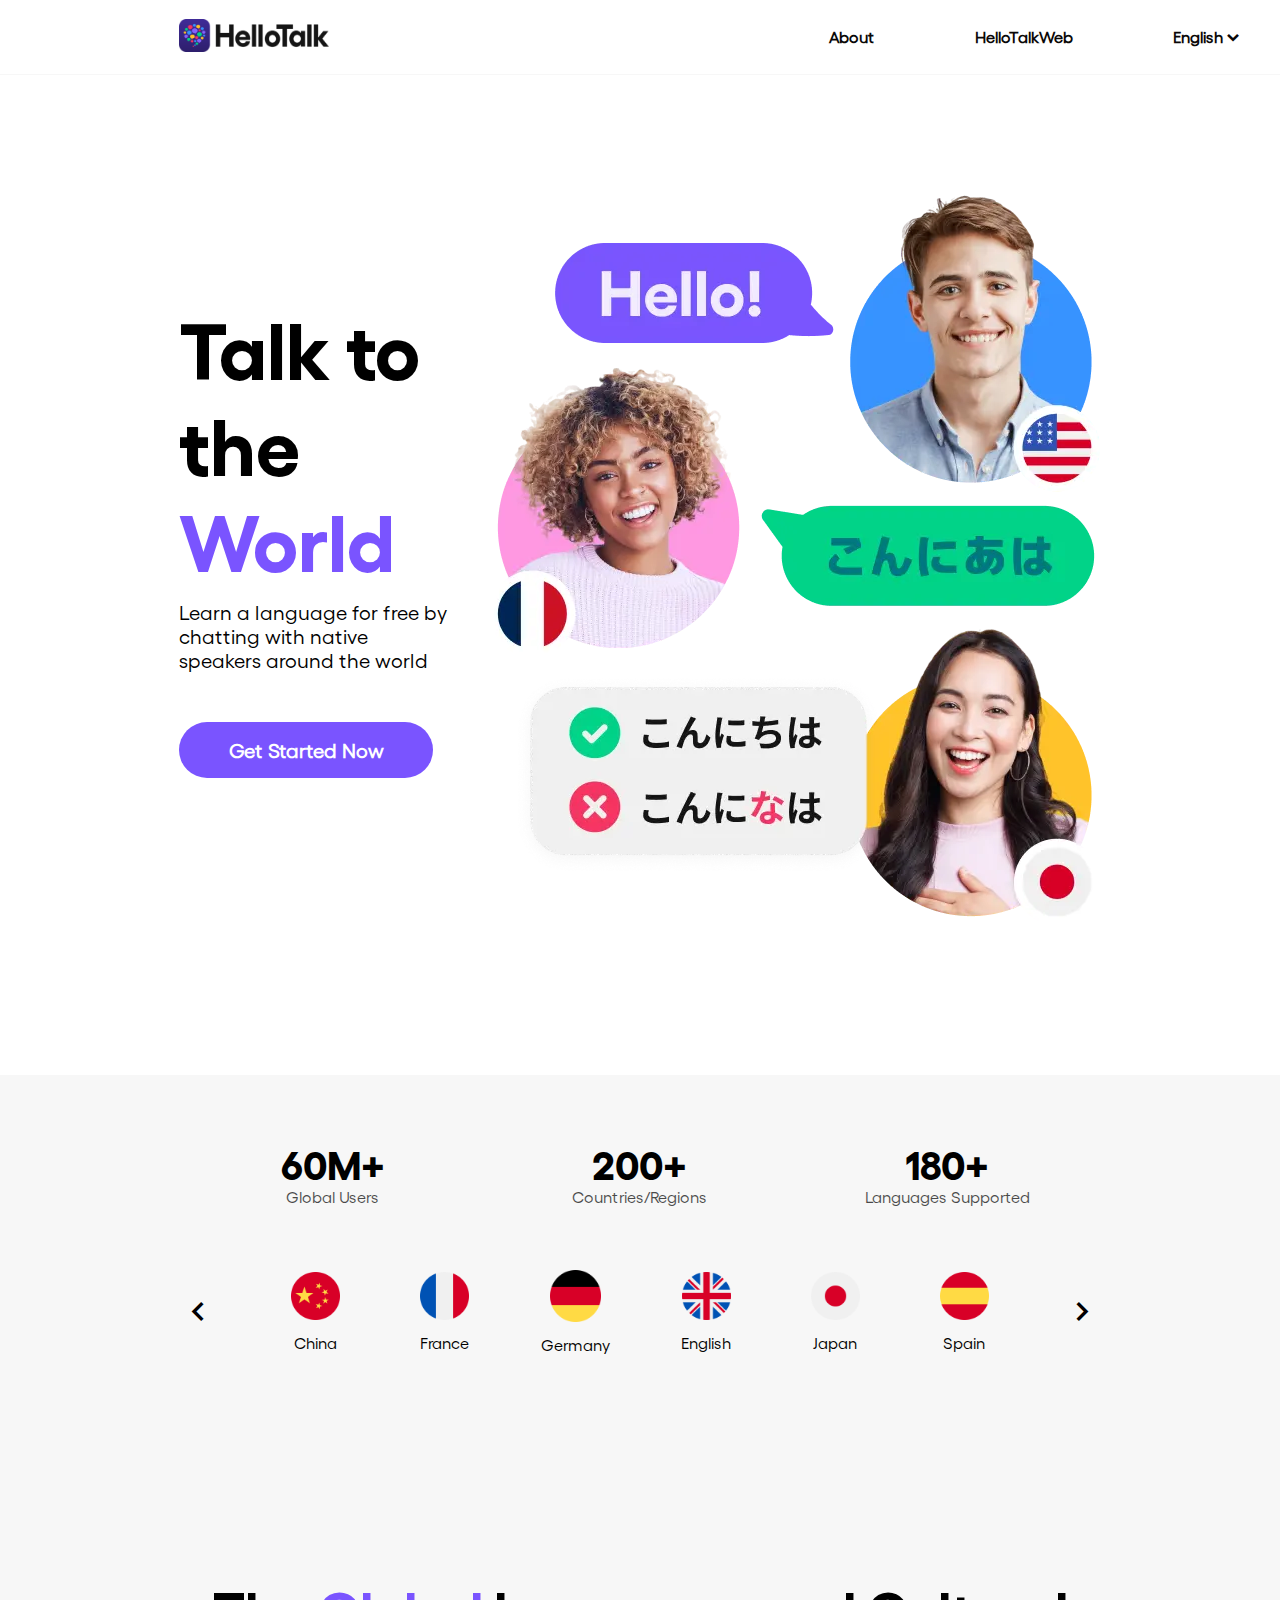
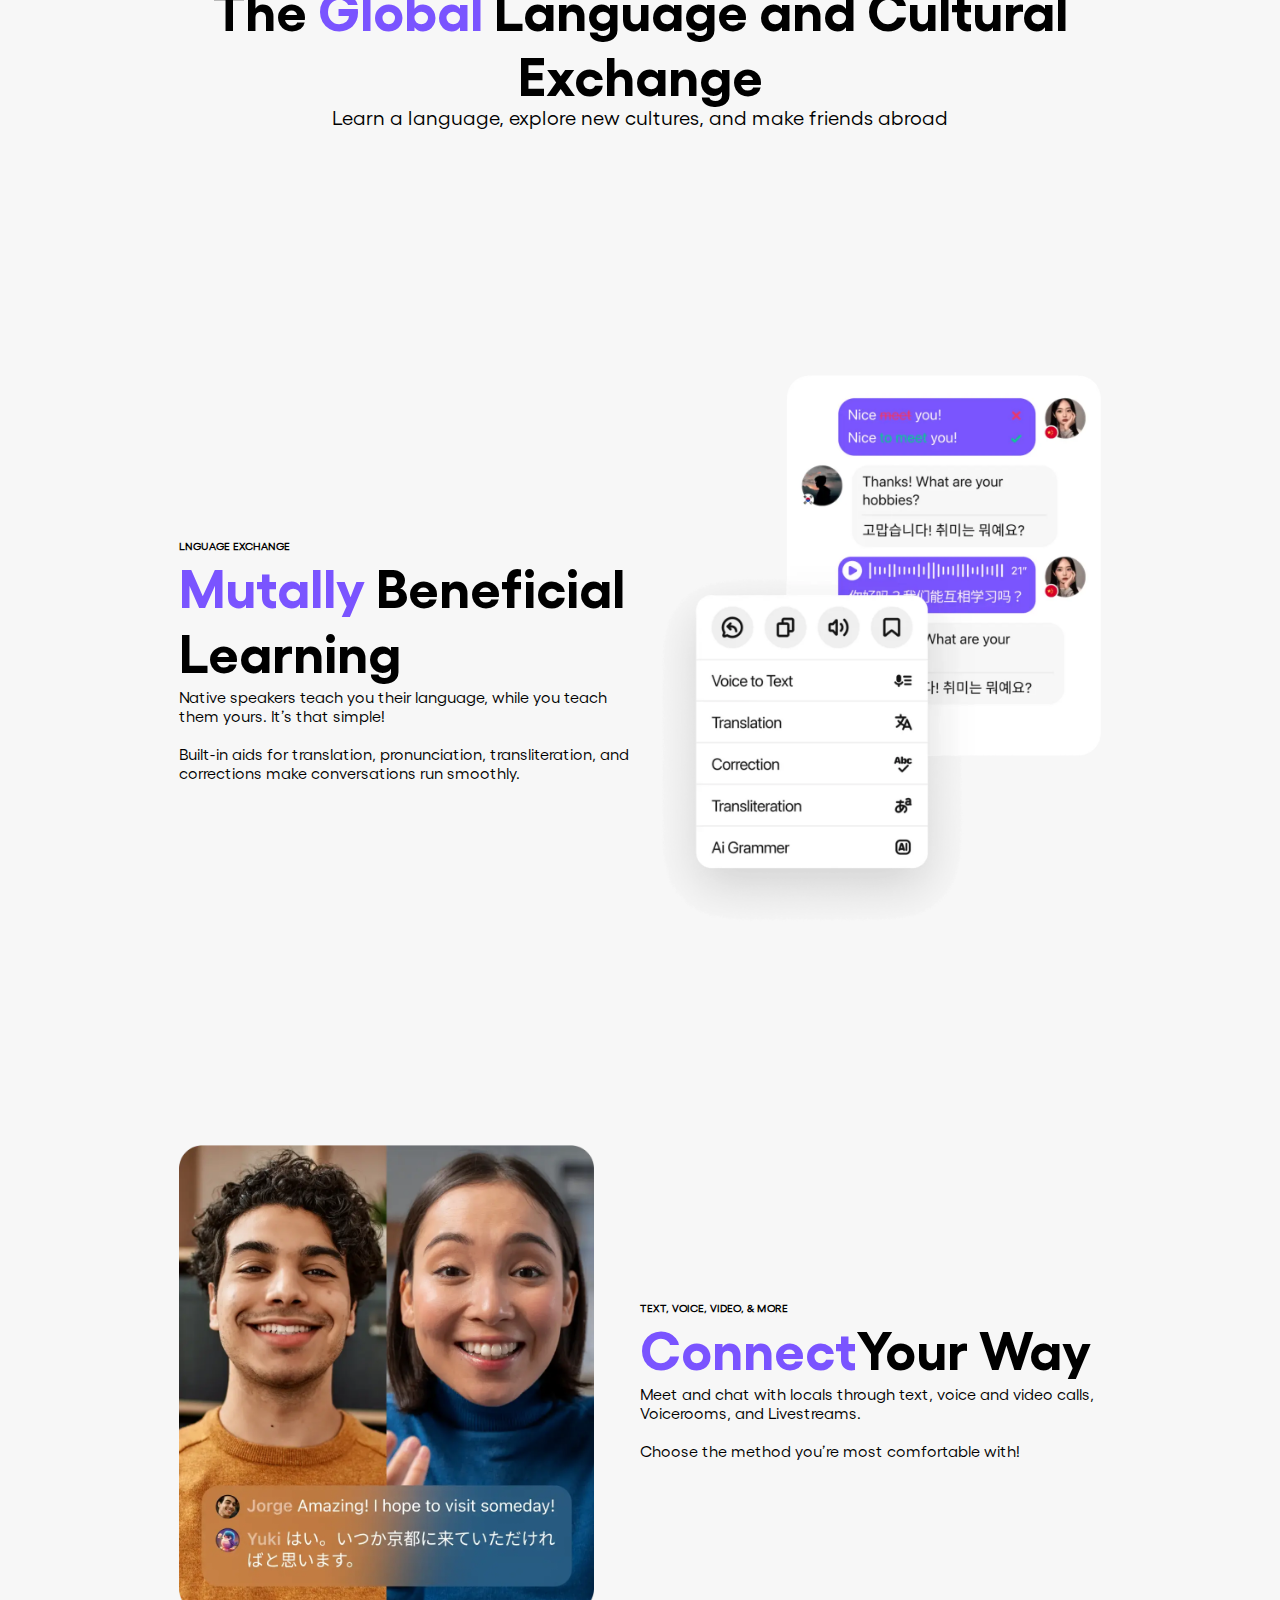
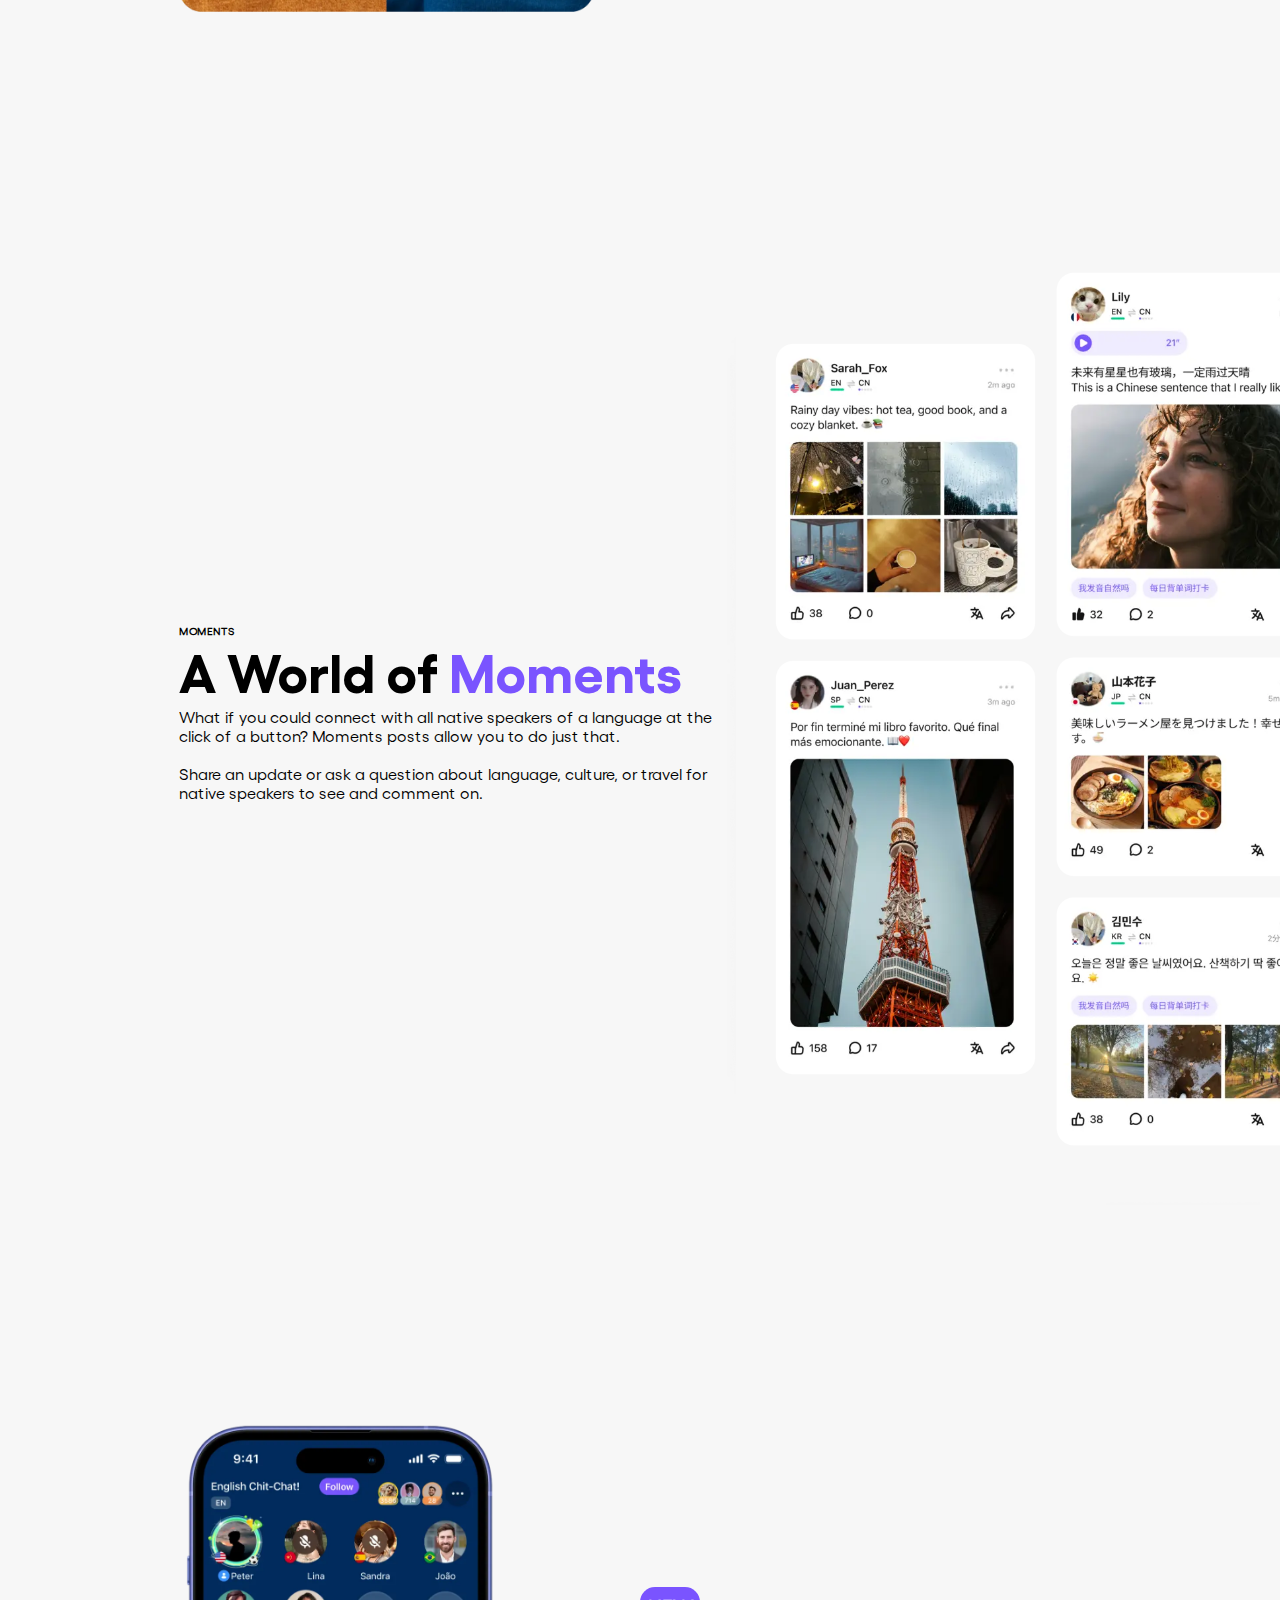
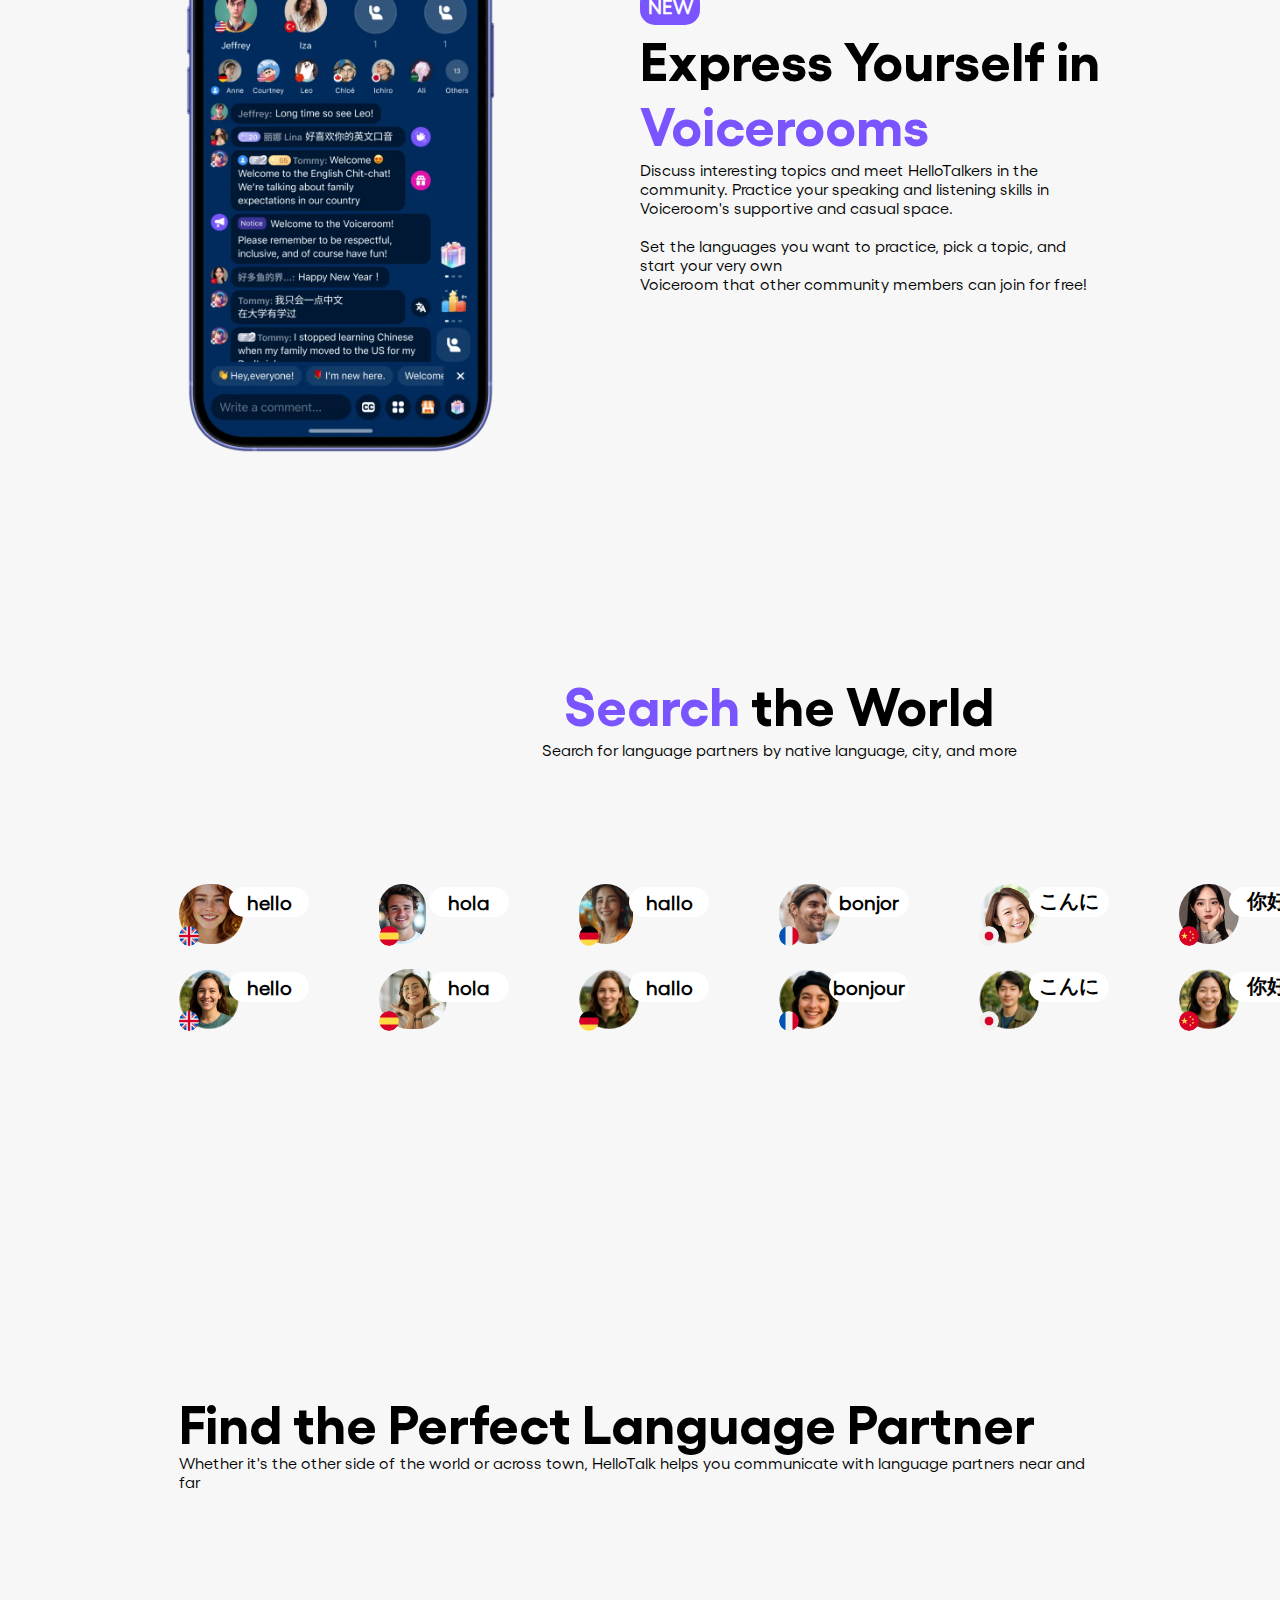
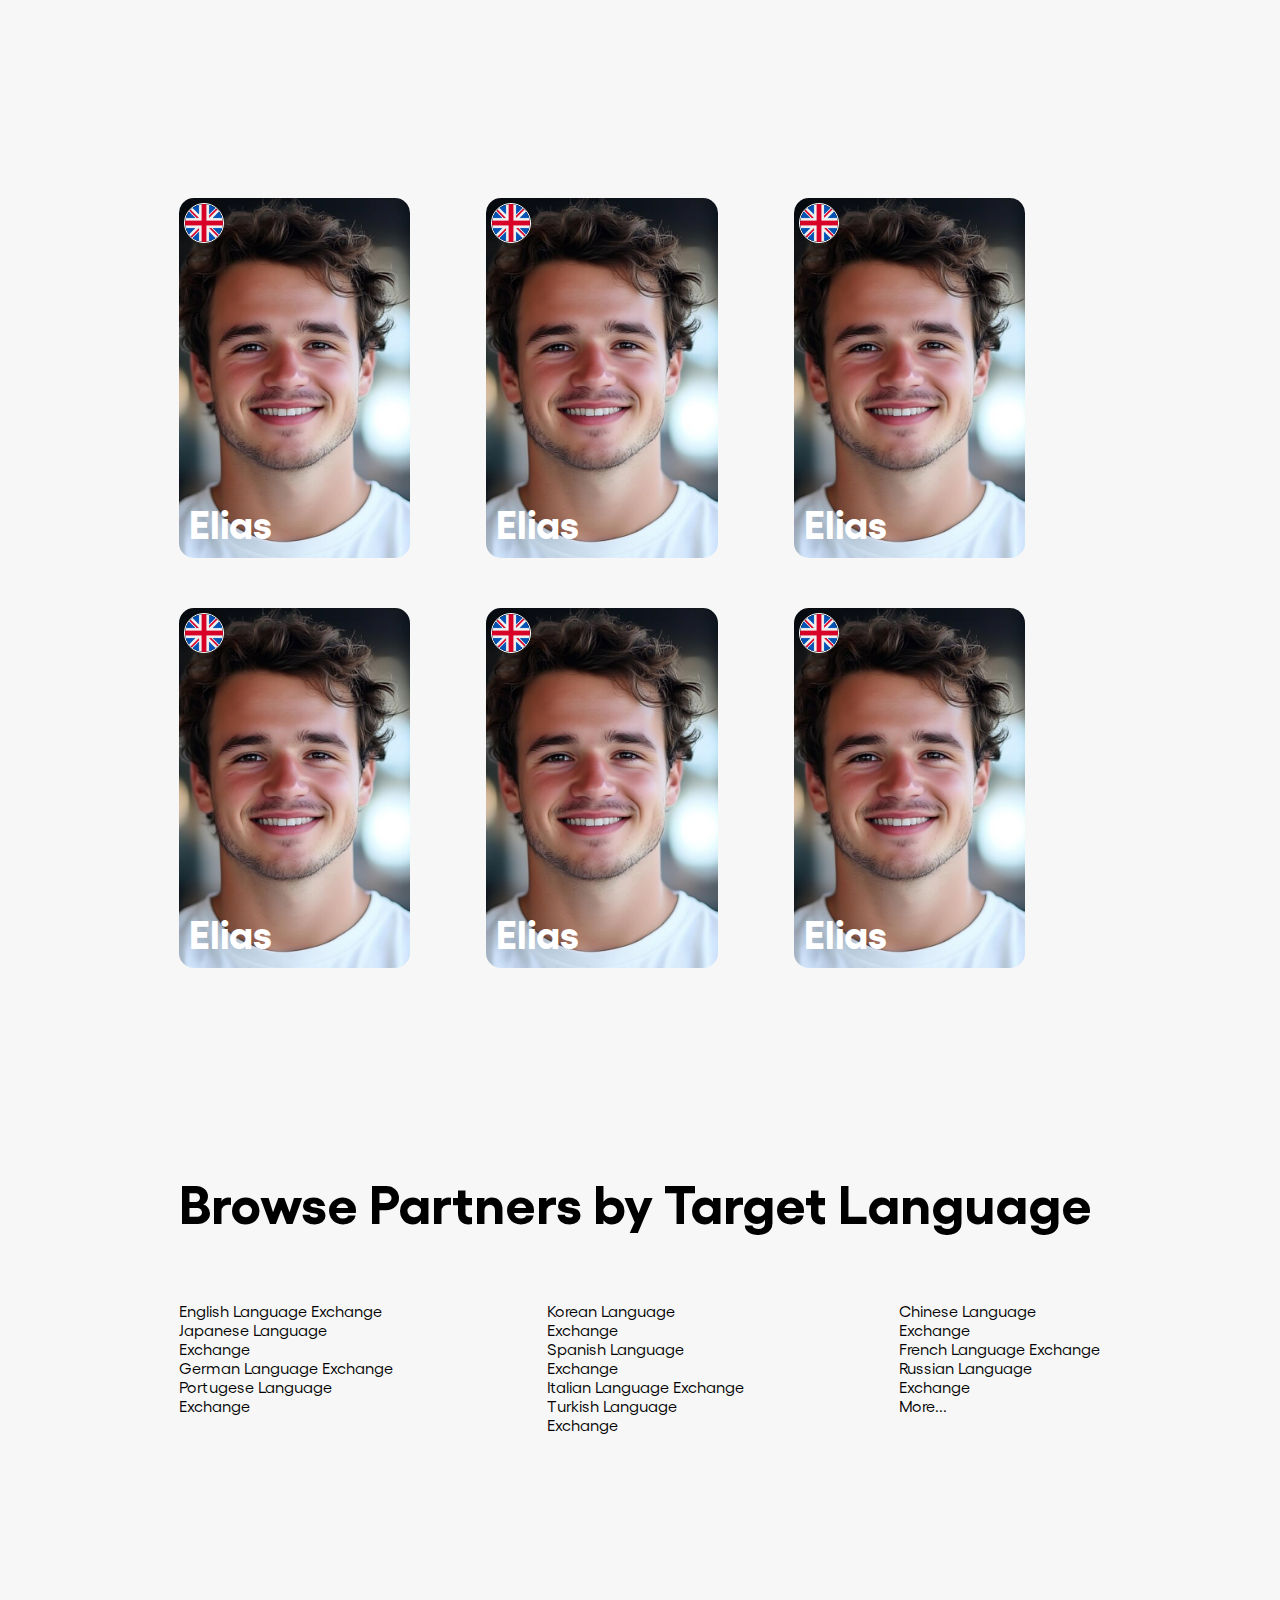
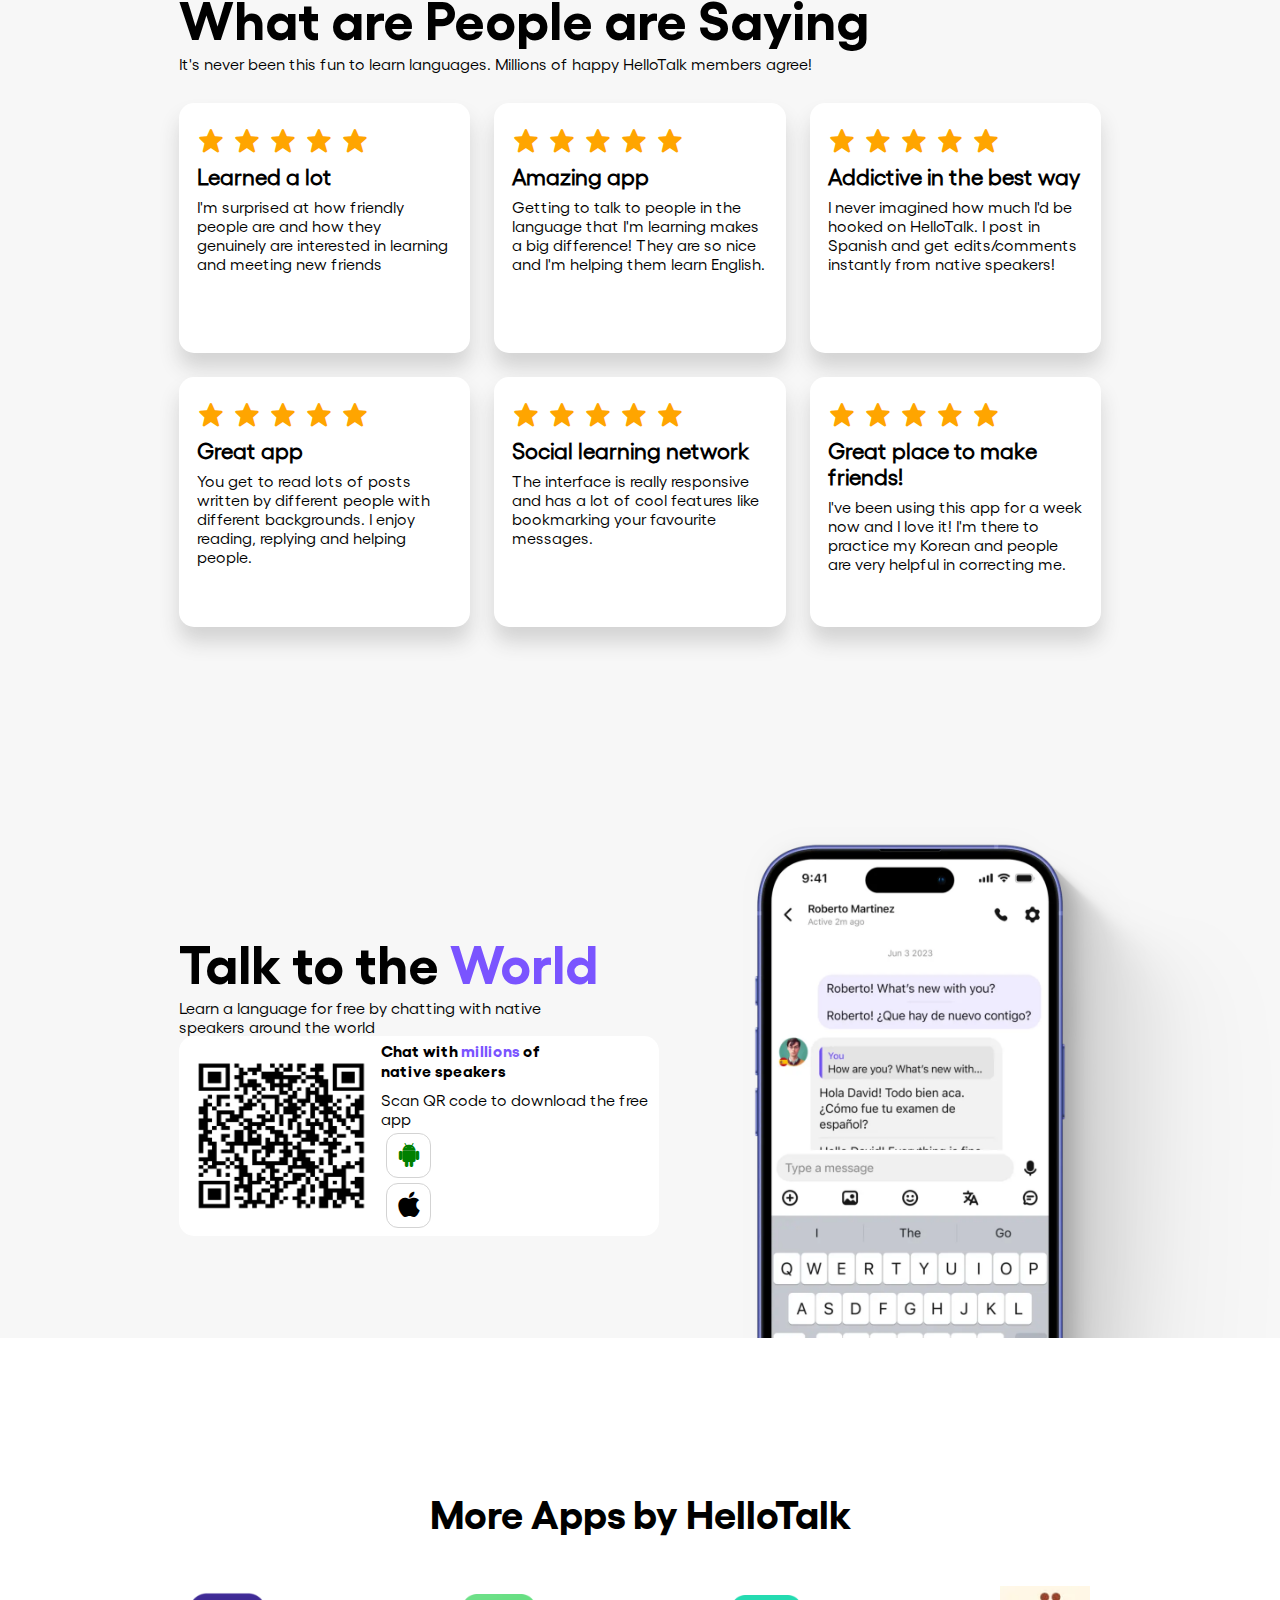
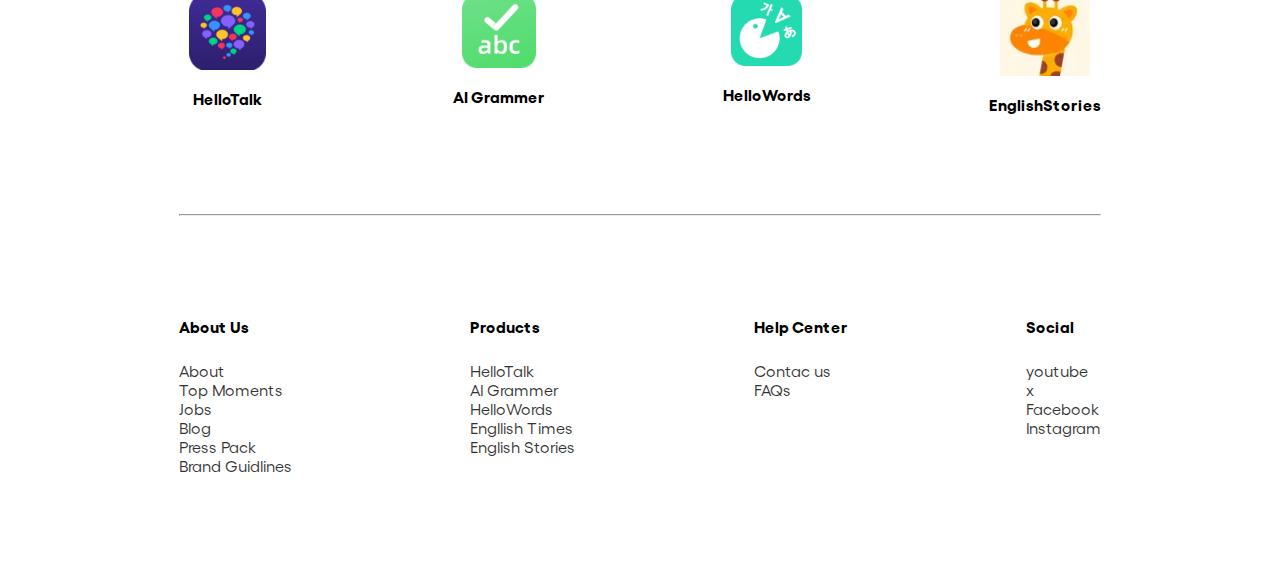
<file: index.html>
<!DOCTYPE html>
<html lang="en">
  <head>
    <meta charset="UTF-8" />
    <meta name="viewport" content="width=device-width, initial-scale=1.0" />
    <link
      href="https://unpkg.com/boxicons@2.1.4/css/boxicons.min.css"
      rel="stylesheet"
    />
    <link rel="stylesheet" href="/css/style.css" />

    <title>Home-page</title>
  </head>
  <body>
    <header>
      <!-- Start navbar -->
      <nav>
        <a href="#"><img src="/assets/assets_logo" alt="" /></a>
        <ul>
          <li class="menu-items">
            <a href="#">About</a>
          </li>
          <li class="menu-items"><a href="/pages/second-page.html
            ">HelloTalkWeb</a></li>
          <li class="menu-items">
            <a href="#">English<i class="bx bxs-chevron-down"></i></a>
            <ul class="sub-menu-language">
              <li><a href="#">English</a></li>
              <li><a href="#">简体中文</a></li>
              <li><a href="#">繁體中文</a></li>
              <li><a href="#">Español</a></li>
              <li><a href="#">العربية</a></li>
              <li><a href="#">Français</a></li>
              <li><a href="#">Deutsch</a></li>
              <li><a href="#">日本語</a></li>
              <li><a href="#">Русский</a></li>
              <li><a href="#">Tiếng Việt</a></li>
              <li><a href="#">简体中文</a></li>
              <li><a href="#">繁體中文</a></li>
              <li><a href="#">Español</a></li>
            </ul>
          </li>
        </ul>
        <div><a href="#">Get Started</a></div>
      </nav>
      <!-- End navbar -->



      
      <!-- Start banner -->
      <section class="banner">
        <div class="banner-items">
          <h2>Talk to the <br /><span>World</span></h2>
          <p>
            Learn a language for free by chatting with native <br />
            speakers around the world
          </p>
          <div class="QRcard">
            <div class="before-hover">
              <a href="#" class="hover0">Get Started Now</a>
            </div>

            <div class="after-hover">
              <img src="/assets/assets_qr.png" alt="" />
              <div>
                <h2>
                  Chat with <span>millions</span> of <br />
                  native speakers
                </h2>
                <br />
                <p>
                  Scan QR code to download the free <br />
                  app
                </p>

                <i class="bx bxl-android android"></i
                ><i class="bx bxl-apple"></i>
              </div>
            </div>
          </div>
        </div>

        <img
          src="/assets/assets_3512af747f4c4611bb1ad1bd0f2c1a3c_766eea79a29e4e4e8da69107cea40268.webp"
          alt=""
        />
      </section>
      <!-- End banner -->
    </header>
    <main>
      <!-- Start countries -->
      <section class="countries">
        <div class="country-numbers">
          <div class="country-numbers-item1">
            <h4>60M+</h4>
            <p>Global Users</p>
          </div>
          <div class="country-numbers-item2">
            <h4>200+</h4>
            <p>Countries/Regions</p>
          </div>
          <div class="country-numbers-item3">
            <h4>180+</h4>
            <p>Languages Supported</p>
          </div>
        </div>
        <div class="flags">
          <i class="bx bx-chevron-left"></i>
          <div class="flags-items">
            <img src="/assets/flags/china.png" alt="" />
            <p>China</p>
          </div>
          <div class="flags-items">
            <img src="/assets/flags/france.png" alt="" />
            <p>France</p>
          </div>
          <div class="flags-items">
            <img src="/assets/flags/germany.png" alt="" />
            <p>Germany</p>
          </div>
          <div class="flags-items">
            <img src="/assets/flags/united-kingdom.png" alt="" />
            <p>English</p>
          </div>
          <div class="flags-items">
            <img src="/assets/flags/japan.png" alt="" />
            <p>Japan</p>
          </div>
          <div class="flags-items">
            <img src="/assets/flags/spain.png" alt="" />
            <p>Spain</p>
          </div>
          <i class="bx bx-chevron-right"></i>
        </div>
      </section>
      <!-- End countries -->
      <!-- Start text... -->
      <section class="text-language-exchange">
        <h3>
          The <span>Global</span> Language and Cultural <br />
          Exchange
        </h3>
        <p>Learn a language, explore new cultures, and make friends abroad</p>
      </section>
      <section class="language-exchange">
        <div class="language-exchange-item1">
          <h6>LNGUAGE EXCHANGE</h6>
          <h2>
            <span>Mutally</span> Beneficial <br />
            Learning
          </h2>
          <p>
            Native speakers teach you their language, while you teach <br />
            them yours. It’s that simple! <br /><br />
            Built-in aids for translation, pronunciation, transliteration, and
            <br />
            corrections make conversations run smoothly.
          </p>
        </div>
        <div class="language-exchange-item2">
          <img
            src="/assets/assets_3512af747f4c4611bb1ad1bd0f2c1a3c_d9e57c492dfd4c8ba96d66af80763bd5.webp"
            alt=""
          />
        </div>
      </section>
      <section class="text-voice-video">
        <div>
          <img
            src="/assets/assets_3512af747f4c4611bb1ad1bd0f2c1a3c_b03a8d8bf4ca4159a3fa57634425ff8e.webp"
            alt=""
          />
        </div>
        <div class="text-voice-video-items">
          <h6>TEXT, VOICE, VIDEO, & MORE</h6>
          <h2><span>Connect</span>Your Way</h2>
          <p>
            Meet and chat with locals through text, voice and video calls,<br />
            Voicerooms, and Livestreams. <br /><br />
            Choose the method you’re most comfortable with!
          </p>
        </div>
      </section>
      <!-- End text... -->
      <!-- Start moments -->
      <section class="moments">
        <div class="moment-items">
          <h6>MOMENTS</h6>
          <h2>A World of <span>Moments </span></h2>
          <p>
            What if you could connect with all native speakers of a language at
            the click of a button? Moments posts allow you to do just that.
            <br /><br />
            Share an update or ask a question about language, culture, or travel
            for <br />
            native speakers to see and comment on.
          </p>
        </div>
        <div>
          <img
            src="/assets/assets_3512af747f4c4611bb1ad1bd0f2c1a3c_95f8628b2b4e45fd9855ce9c6028a97f.webp"
            alt=""
          />
        </div>
      </section>
      <!-- End moments -->
      <!-- Start new -->
      <section class="new">
        <div>
          <img
            src="/assets/assets_3512af747f4c4611bb1ad1bd0f2c1a3c_616edb6282f04a8a88d05563c556a7b2.webp"
            alt=""
          />
        </div>
        <div class="new-items">
          <h6>NEW</h6>
          <h2>Express Yourself in <br /><span>Voicerooms</span></h2>
          <p>
            Discuss interesting topics and meet HelloTalkers in the community.
            Practice your speaking and listening skills in Voiceroom's
            supportive and casual space. <br /><br />
            Set the languages you want to practice, pick a topic, and start your
            very own <br />
            Voiceroom that other community members can join for free!
          </p>
        </div>
      </section>
      <!-- end new -->
      <!-- start search the world -->
      <section class="search-the-world">
        <div class="search-the-world-items">
          <div class="search-the-world-text">
            <h2><span>Search</span> the World</h2>
            <p>
              Search for language partners by native language, city, and more
            </p>
          </div>
          <div class="search-the-world-images">
            <div class="search-the-world-images-line1">
              <ul class="search-the-world-images-ul1">
                <li class="stw-card">
                  <img src="/assets/es.c7aaf789.png" alt="" />
                  <h5>hello</h5>
                  <img
                    src="/assets/flags/united-kingdom.png"
                    class="stwflag"
                    alt=""
                  />
                </li>
                <li class="stw-card">
                  <img src="/assets/us.5a1783c1.png" alt="" />
                  <h5>hola</h5>
                  <img src="/assets/flags/spain.png" class="stwflag" alt="" />
                </li>
                <li class="stw-card">
                  <img src="/assets/de.7f30c130.png" alt="" />
                  <h5>hallo</h5>
                  <img src="/assets/flags/germany.png" class="stwflag" alt="" />
                </li>
                <li class="stw-card">
                  <img src="/assets/fr.france2.png" alt="" />
                  <h5>bonjor</h5>
                  <img src="/assets/flags/france.png" class="stwflag" alt="" />
                </li>
                <li class="stw-card">
                  <img src="/assets/jp.91fb8edb.png" alt="" />
                  <h5>こんに</h5>
                  <img src="/assets/flags/japan.png" class="stwflag" alt="" />
                </li>
                <li class="stw-card">
                  <img src="/assets/cn.e3b91ca2.jpeg" alt="" />
                  <h5>你好!</h5>
                  <img src="/assets/flags/china.png" class="stwflag" alt="" />
                </li>
              </ul>
            </div>
            <div class="search-the-world-images-line2">
              <ul class="search-the-world-images-ul2">
                <li class="stw-card">
                  <img src="/assets/es2.538ff226.png" alt="" />
                  <h5>hello</h5>
                  <img
                    src="/assets/flags/united-kingdom.png"
                    class="stwflag"
                    alt=""
                  />
                </li>
                <li class="stw-card">
                  <img src="/assets/ru.a7530c28.png" alt="" />
                  <h5>hola</h5>
                  <img src="/assets/flags/spain.png" class="stwflag" alt="" />
                </li>
                <li class="stw-card">
                  <img src="/assets/de2.673e1716.png" alt="" />
                  <h5>hallo</h5>
                  <img src="/assets/flags/germany.png" class="stwflag" alt="" />
                </li>
                <li class="stw-card">
                  <img src="/assets/fr2.france1.png" alt="" />
                  <h5>bonjour</h5>
                  <img src="/assets/flags/france.png" class="stwflag" alt="" />
                </li>
                <li class="stw-card">
                  <img src="/assets/jp2.china.png" alt="" />
                  <h5>こんに</h5>
                  <img src="/assets/flags/japan.png" class="stwflag" alt="" />
                </li>
                <li class="stw-card">
                  <img src="/assets/cn2.c3aa09ae.png" alt="" />
                  <h5>你好!</h5>
                  <img src="/assets/flags/china.png" class="stwflag" alt="" />
                </li>
              </ul>
            </div>
          </div>
        </div>
      </section>
      <!-- End search the world -->
      <!-- Start language partner -->
      <section class="language-partner">
        <div class="text-lg">
          <h2>Find the Perfect Language Partner</h2>
          <p>
            Whether it's the other side of the world or across town, HelloTalk
            helps you communicate with language partners near and far
          </p>
        </div>
        <div class="language-items">
          <img class="lp-bg" src="/assets/us.5a1783c1.png" alt="" />
          <img class="lp-flag" src="/assets/flags/united-kingdom.png" alt="" />
          <p>Elias</p>
          <div class="language-box"></div>
          <div class="lg-hover"><span>Chat</span></div>
        </div>
        <div class="language-items">
          <img class="lp-bg" src="/assets/us.5a1783c1.png" alt="" />
          <img class="lp-flag" src="/assets/flags/united-kingdom.png" alt="" />
          <p>Elias</p>
          <div class="language-box"></div>
          <div class="lg-hover"><span>Chat</span></div>
        </div>
        <div class="language-items">
          <img class="lp-bg" src="/assets/us.5a1783c1.png" alt="" />
          <img class="lp-flag" src="/assets/flags/united-kingdom.png" alt="" />
          <p>Elias</p>
          <div class="language-box"></div>
          <div class="lg-hover"><span>Chat</span></div>
        </div>
        <div class="language-items">
          <img class="lp-bg" src="/assets/us.5a1783c1.png" alt="" />
          <img class="lp-flag" src="/assets/flags/united-kingdom.png" alt="" />
          <p>Elias</p>
          <div class="language-box"></div>
          <div class="lg-hover"><span>Chat</span></div>
        </div>
        <div class="language-items">
          <img class="lp-bg" src="/assets/us.5a1783c1.png" alt="" />
          <img class="lp-flag" src="/assets/flags/united-kingdom.png" alt="" />
          <p>Elias</p>
          <div class="language-box"></div>
          <div class="lg-hover"><span>Chat</span></div>
        </div>
        <div class="language-items">
          <img class="lp-bg" src="/assets/us.5a1783c1.png" alt="" />
          <img class="lp-flag" src="/assets/flags/united-kingdom.png" alt="" />
          <p>Elias</p>
          <div class="language-box"></div>
          <div class="lg-hover"><span>Chat</span></div>
        
      </section>
      <!-- End language partner -->
      <!-- Start browse partner -->
      <section class="browse-partner">
        <h2>Browse Partners by Target Language</h2>
        <div class="browse-partner-items">
          <ul>
            <li>English Language Exchange</li>
            <li>Japanese Language Exchange</li>
            <li>German Language Exchange</li>
            <li>Portugese Language Exchange</li>
          </ul>
          <ul>
            <li>Korean Language Exchange</li>
            <li>Spanish Language Exchange</li>
            <li>Italian Language Exchange</li>
            <li>Turkish Language Exchange</li>
          </ul>
          <ul>
            <li>Chinese Language Exchange</li>
            <li>French Language Exchange</li>
            <li>Russian Language Exchange</li>
            <li>More...</li>
          </ul>
        </div>
      </section>
      <!-- End browse partner -->
      <!-- Start Commnets -->
      <section class="Comments">
        <h2>What are People are Saying</h2>
        <p>
          It's never been this fun to learn languages. Millions of happy
          HelloTalk members agree!
        </p>
        <div class="comment-boxes">
          <div class="comment-items">
            <div>
              <i class="bx bxs-star"></i><i class="bx bxs-star"></i
              ><i class="bx bxs-star"></i><i class="bx bxs-star"></i
              ><i class="bx bxs-star"></i>
              <h5>Learned a lot</h5>
              <p>
                I'm surprised at how friendly people are and how they genuinely
                are interested in learning and meeting new friends
              </p>
            </div>
          </div>
          <div class="comment-items">
            <div>
              <i class="bx bxs-star"></i><i class="bx bxs-star"></i
              ><i class="bx bxs-star"></i><i class="bx bxs-star"></i
              ><i class="bx bxs-star"></i>
              <h5>Amazing app</h5>
              <p>
                Getting to talk to people in the language that I'm learning
                makes a big difference! They are so nice and I'm helping them
                learn English.
              </p>
            </div>
          </div>
          <div class="comment-items">
            <div>
              <i class="bx bxs-star"></i><i class="bx bxs-star"></i
              ><i class="bx bxs-star"></i><i class="bx bxs-star"></i
              ><i class="bx bxs-star"></i>
              <h5>Addictive in the best way</h5>
              <p>
                I never imagined how much I'd be hooked on HelloTalk. I post in
                Spanish and get edits/comments instantly from native speakers!
              </p>
            </div>
          </div>
          <div class="comment-items">
            <div>
              <i class="bx bxs-star"></i><i class="bx bxs-star"></i
              ><i class="bx bxs-star"></i><i class="bx bxs-star"></i
              ><i class="bx bxs-star"></i>
              <h5>Great app</h5>
              <p>
                You get to read lots of posts written by different people with
                different backgrounds. I enjoy reading, replying and helping
                people.
              </p>
            </div>
          </div>
          <div class="comment-items">
            <div>
              <i class="bx bxs-star"></i><i class="bx bxs-star"></i
              ><i class="bx bxs-star"></i><i class="bx bxs-star"></i
              ><i class="bx bxs-star"></i>
              <h5>Social learning network</h5>
              <p>
                The interface is really responsive and has a lot of cool
                features like bookmarking your favourite messages.
              </p>
            </div>
          </div>
          <div class="comment-items">
            <div>
              <i class="bx bxs-star"></i><i class="bx bxs-star"></i
              ><i class="bx bxs-star"></i><i class="bx bxs-star"></i
              ><i class="bx bxs-star"></i>
              <h5>Great place to make friends!</h5>
              <p>
                I've been using this app for a week now and I love it! I'm there
                to practice my Korean and people are very helpful in correcting
                me.
              </p>
            </div>
          </div>
        </div>
      </section>
      <!-- Start talk to world -->
      <section class="talk-to-world">
        <div class="talk-to-world-main">
          <div class="talk-to-world-items">
            <h2>Talk to the <span>World</span></h2>
            <p>
              Learn a language for free by chatting with native <br />
              speakers around the world
            </p>
            <div class="talk-to-world-qr">
              <img src="/assets/assets_qr.png" alt="" />
              <div>
                <h5>
                  Chat with <span>millions</span> of <br />
                  native speakers
                </h5>
                <p>
                  Scan QR code to download the free <br />
                  app
                </p>

                <i class="bx bxl-android android"></i
                ><i class="bx bxl-apple"></i>
              </div>
            </div>
          </div>
          <div class="talk-to-world-items">
            <img src="/assets/assets_3512af747f4c4611btalk.webp" alt="" />
          </div>
        </div>
      </section>
    </main>
    <footer>
      <section class="top-footer">
        <h3>More Apps by HelloTalk</h3>
        <div>
          <div class="top-footer-items">
            <img src="/assets/hllotalk.png" alt="" />
            <p>HelloTalk</p>
          </div>
          <div class="top-footer-items">
            <img src="/assets/aigrmmer.png" alt="" />
            <p>AI Grammer</p>
          </div>
          <div class="top-footer-items">
            <img src="/assets/helllowords.png" alt="" />
            <p>HelloWords</p>
          </div>
          <div class="top-footer-items">
            <img src="/assets/lastone.webp" alt="" />
            <p>EnglishStories</p>
          </div>
        </div>
        <hr />
      </section>
      <section class="main-footer">
        <div>
          <h5>About Us</h5>
          <ul>
            <li>About</li>
            <li>Top Moments</li>
            <li>Jobs</li>
            <li>Blog</li>
            <li>Press Pack</li>
            <li>Brand Guidlines</li>
          </ul>
        </div>
        <div>
          <h5>Products</h5>
          <ul>
            <li>HelloTalk</li>
            <li>AI Grammer</li>
            <li>HelloWords</li>
            <li>Engllish Times</li>
            <li>English Stories</li>
          </ul>
        </div>
        <div>
          <h5>Help Center</h5>
          <ul>
            <li>Contac us</li>
            <li>FAQs</li>
          </ul>
        </div>
        <div>
          <h5>Social</h5>
          <ul>
            <li>youtube</li>
            <li>x</li>
            <li>Facebook</li>
            <li>Instagram</li>
          </ul>
        </div>
      </section>
    </footer>
    <script src="/js/script.js"></script>
  </body>
</html>
</file>
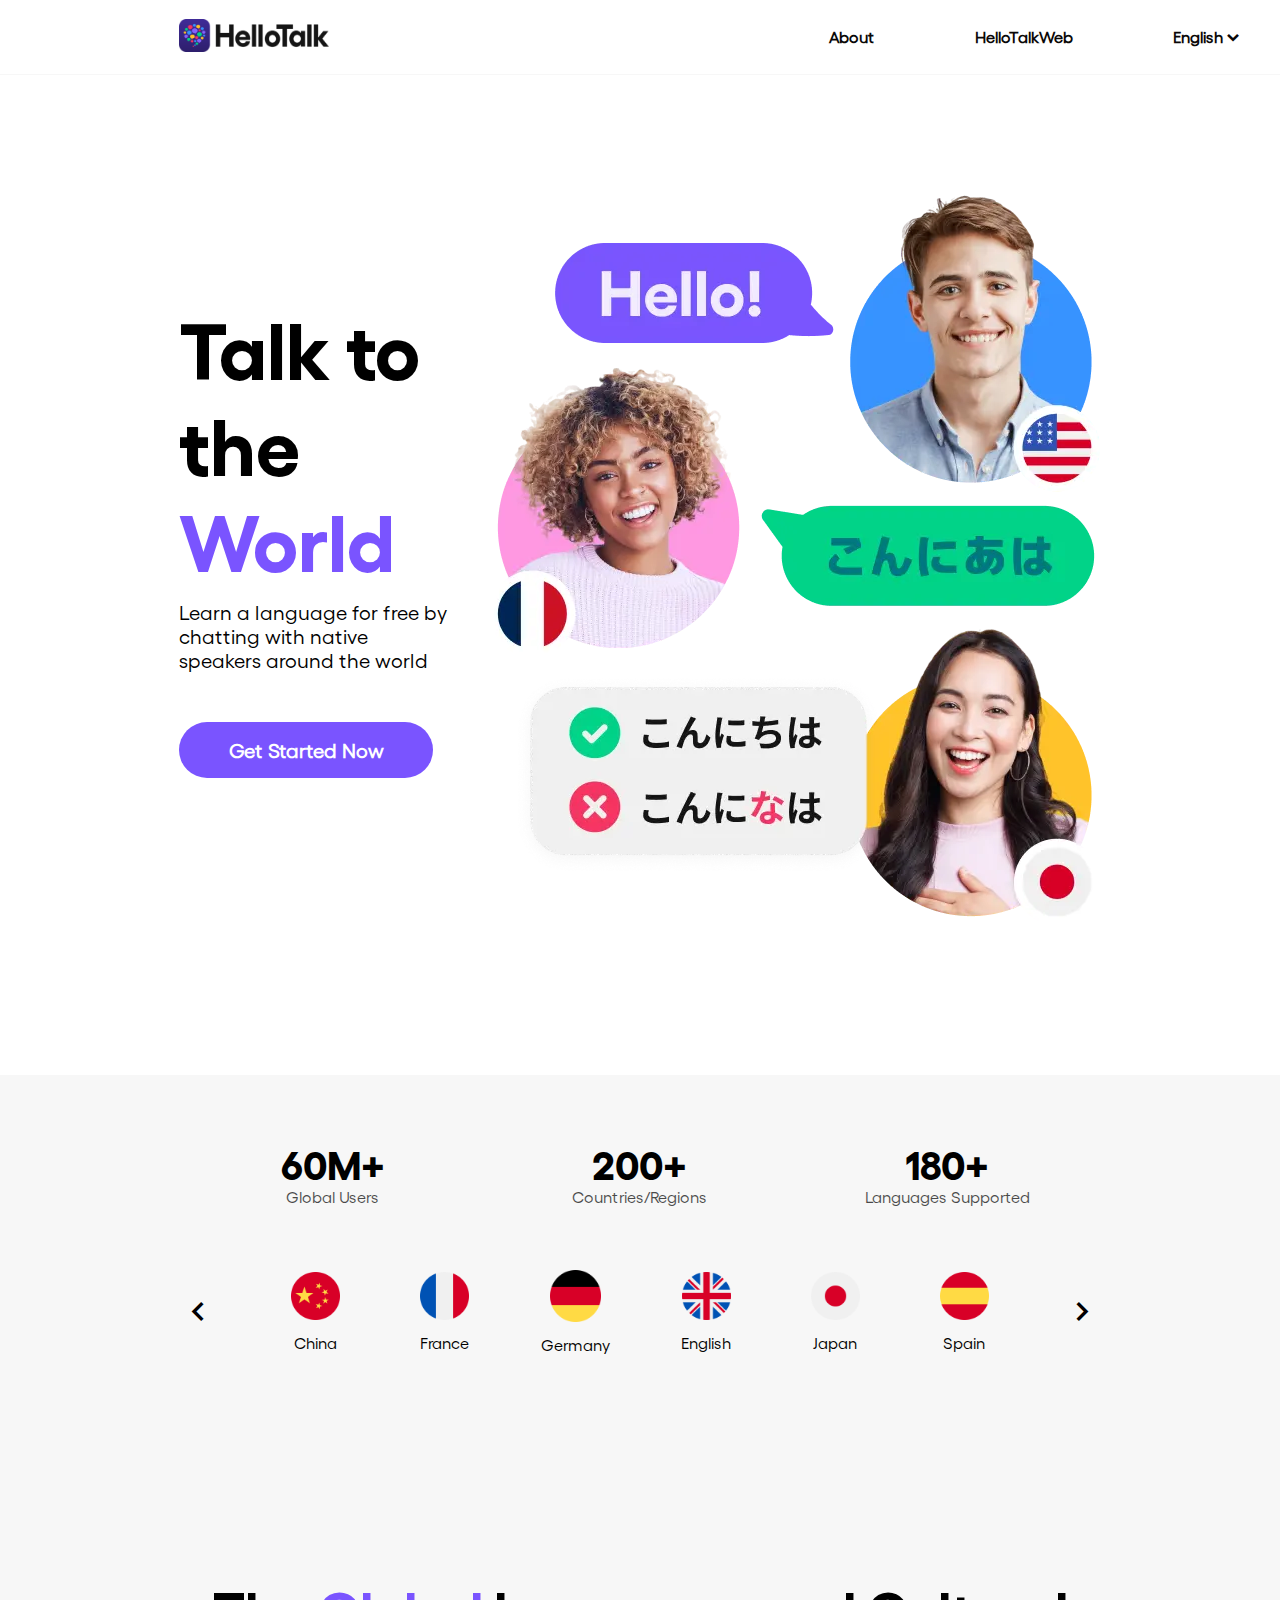
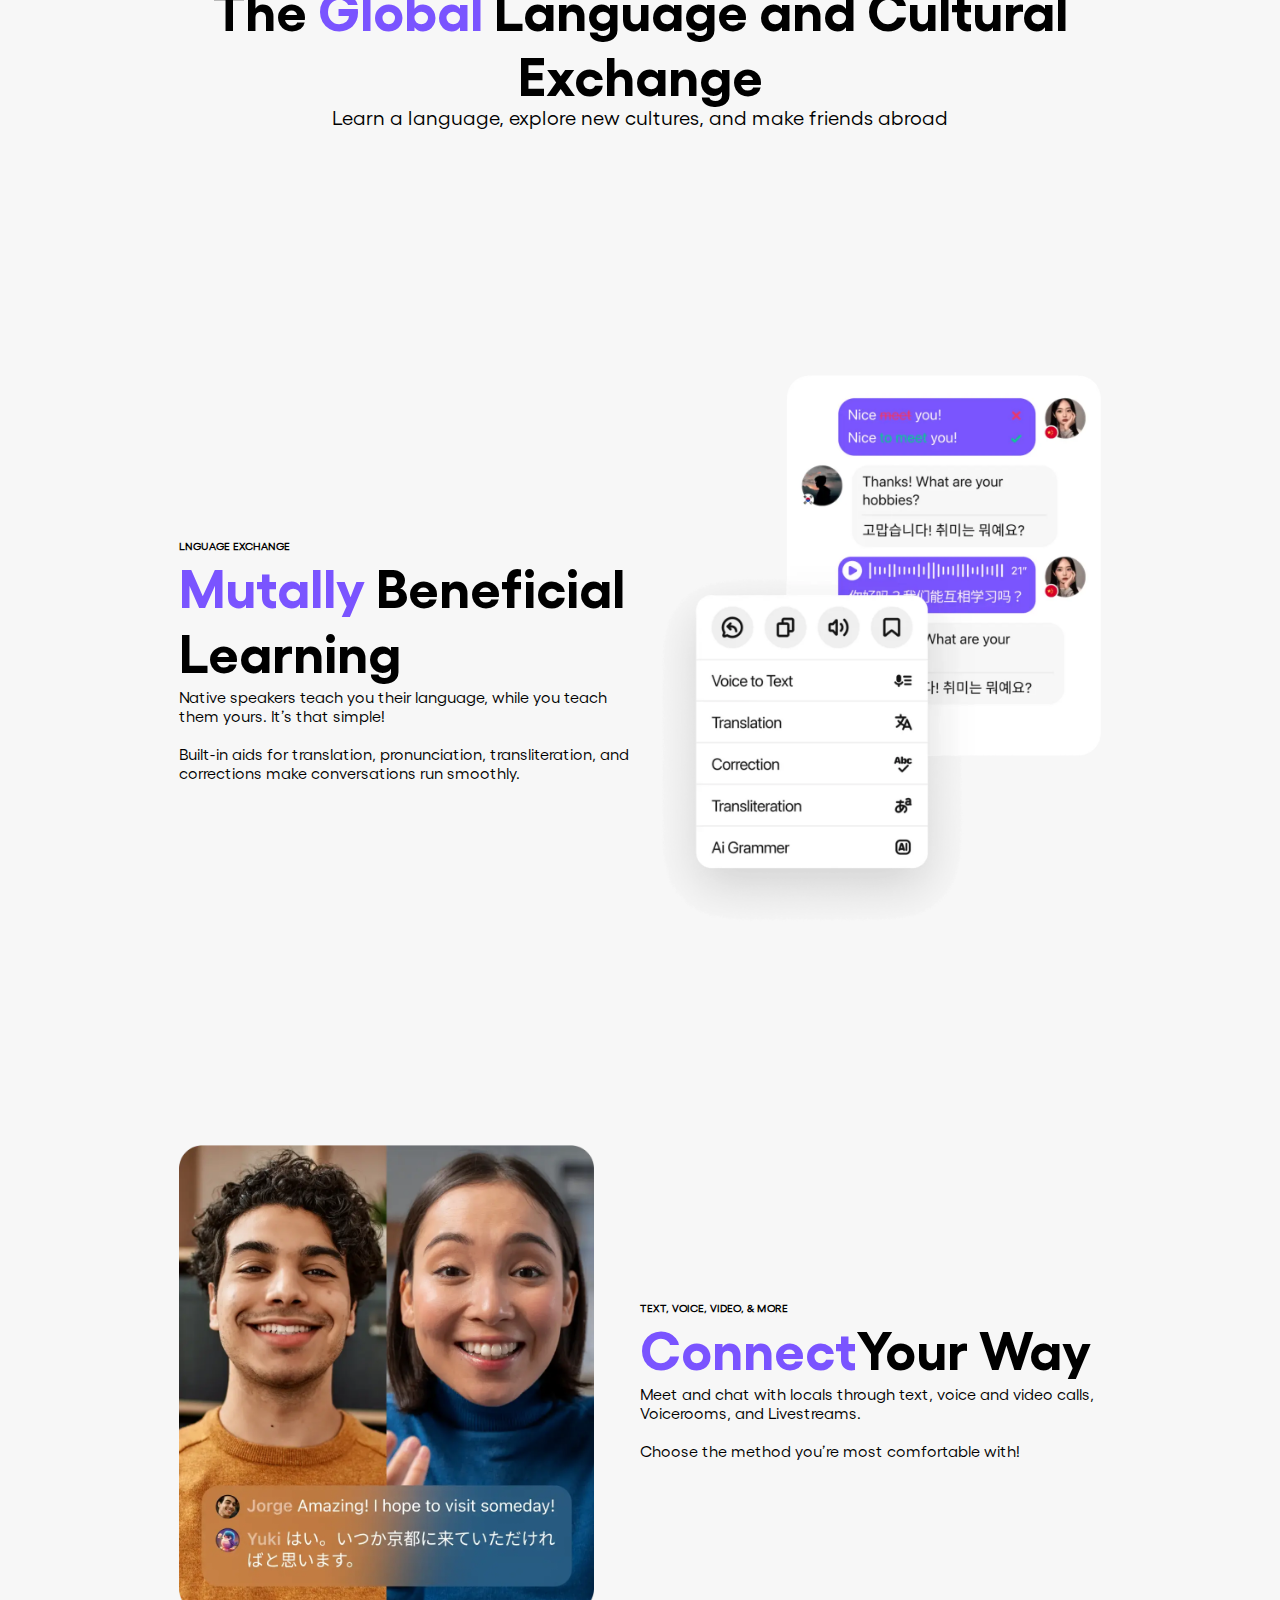
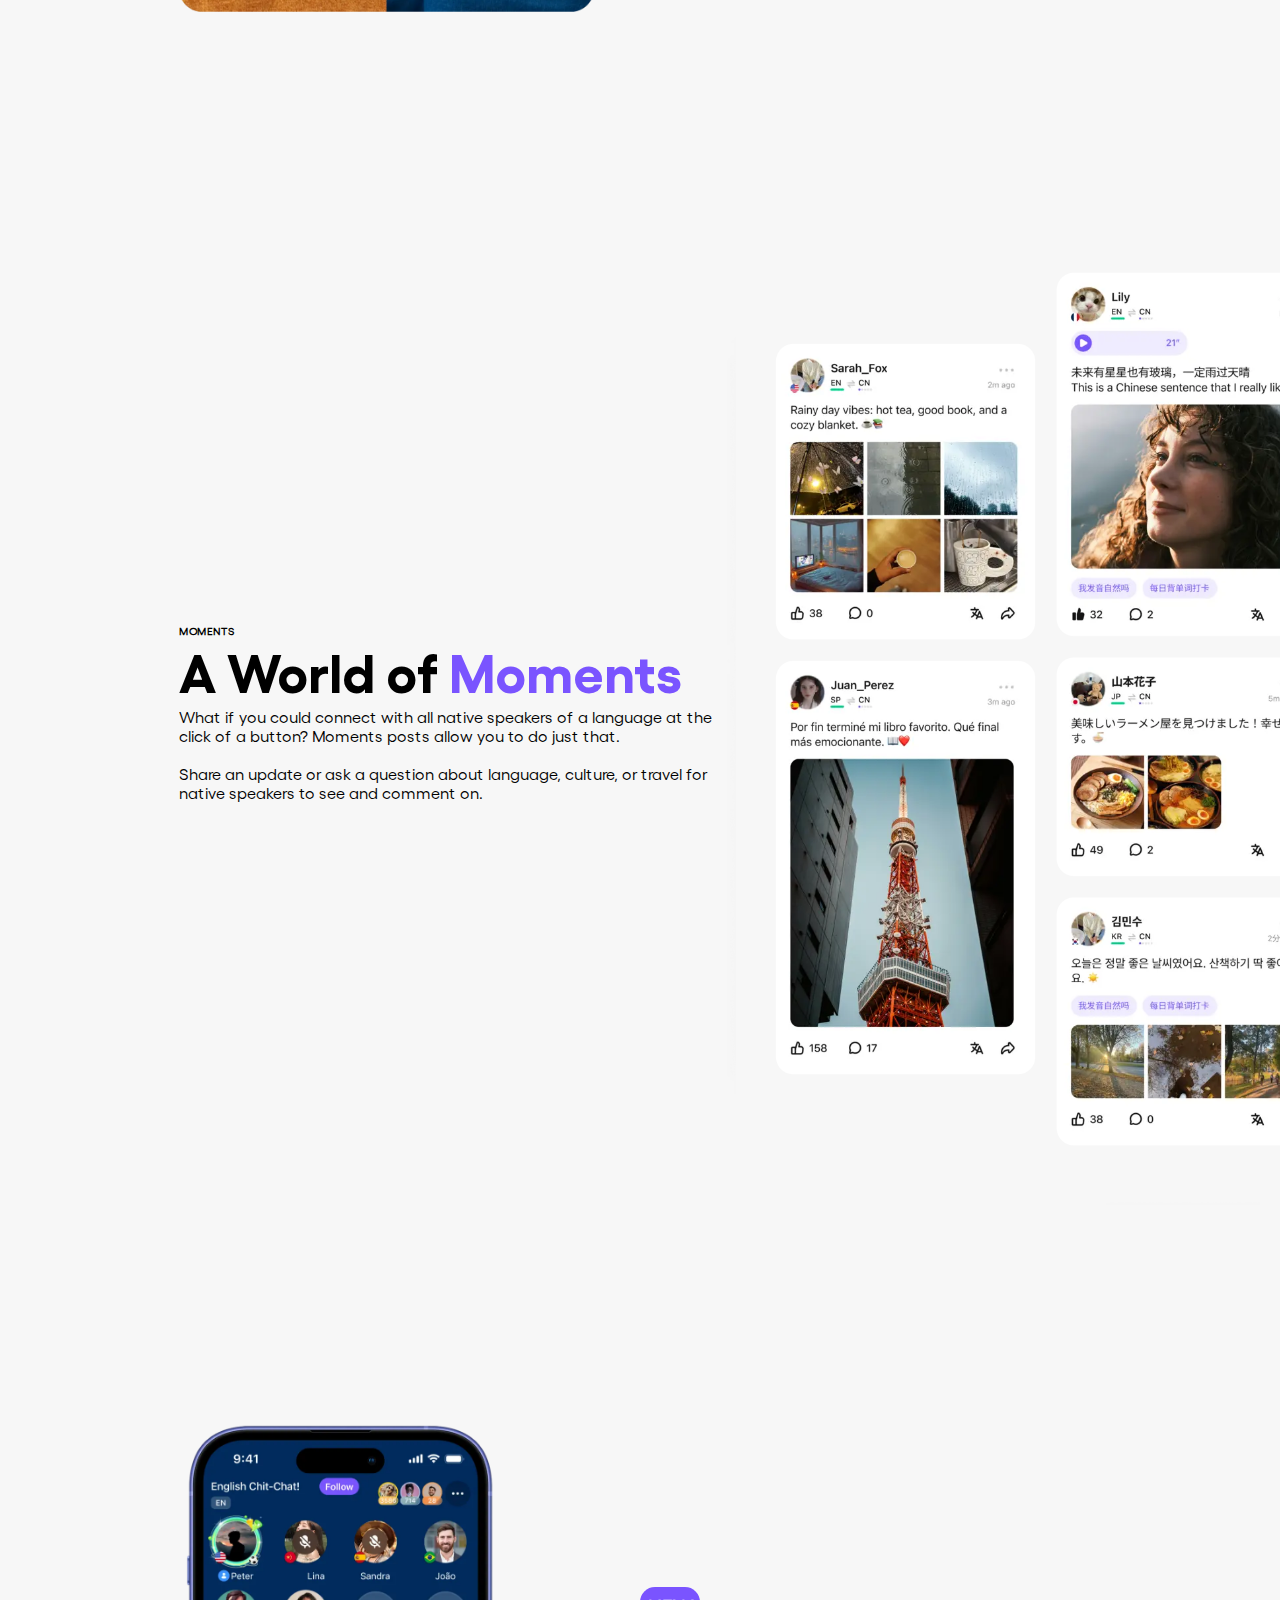
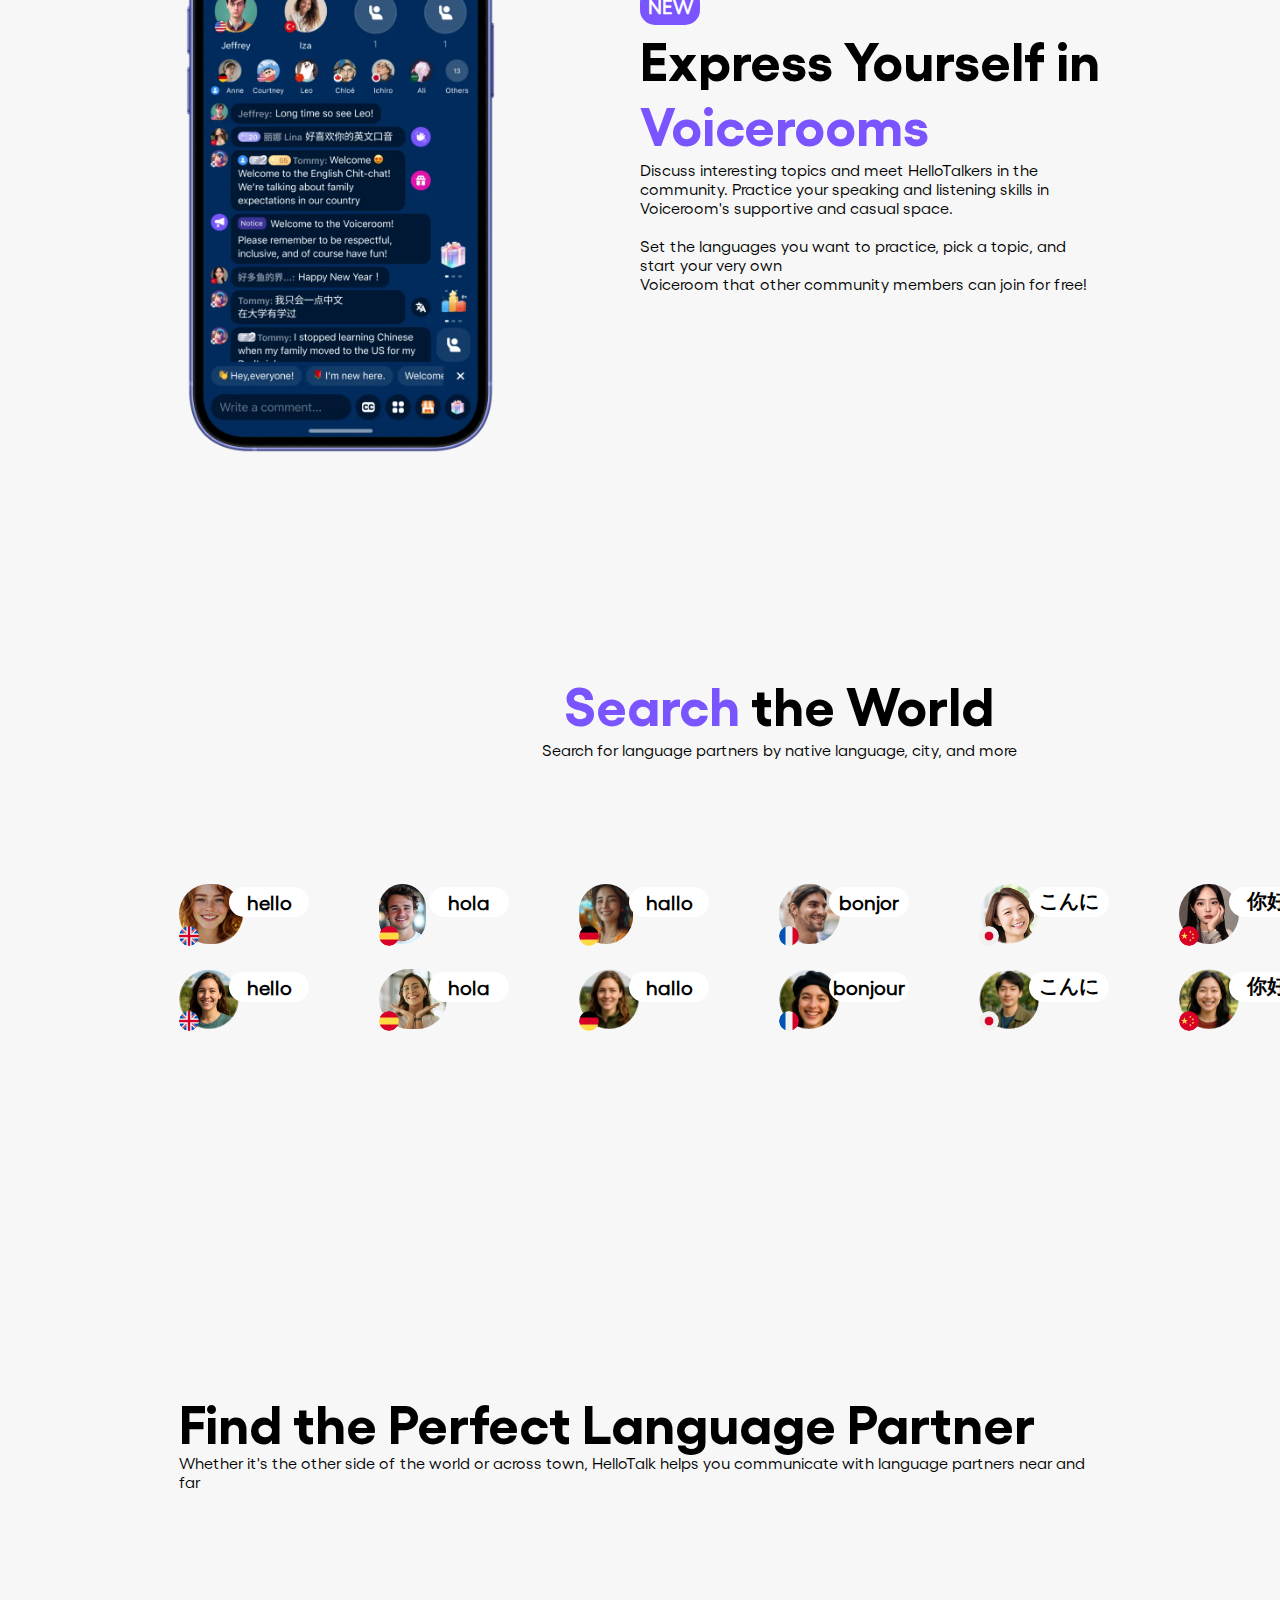
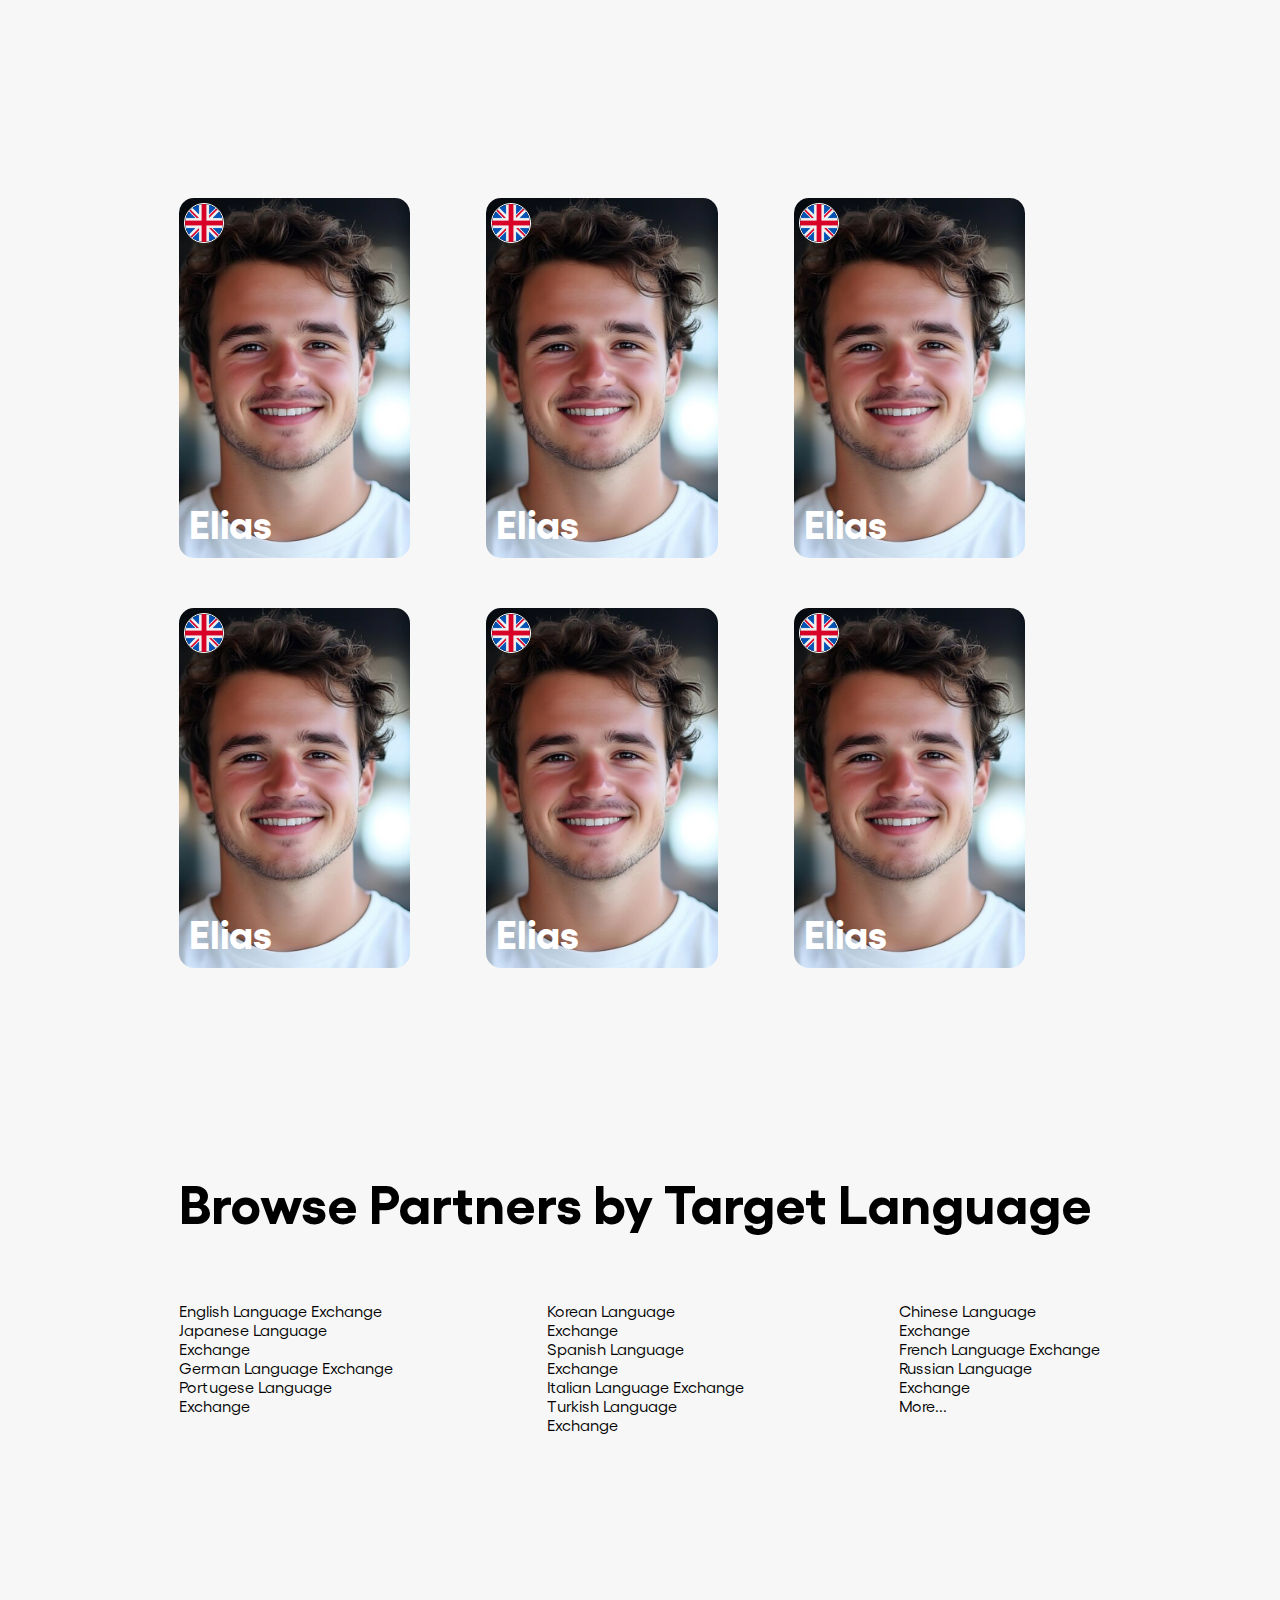
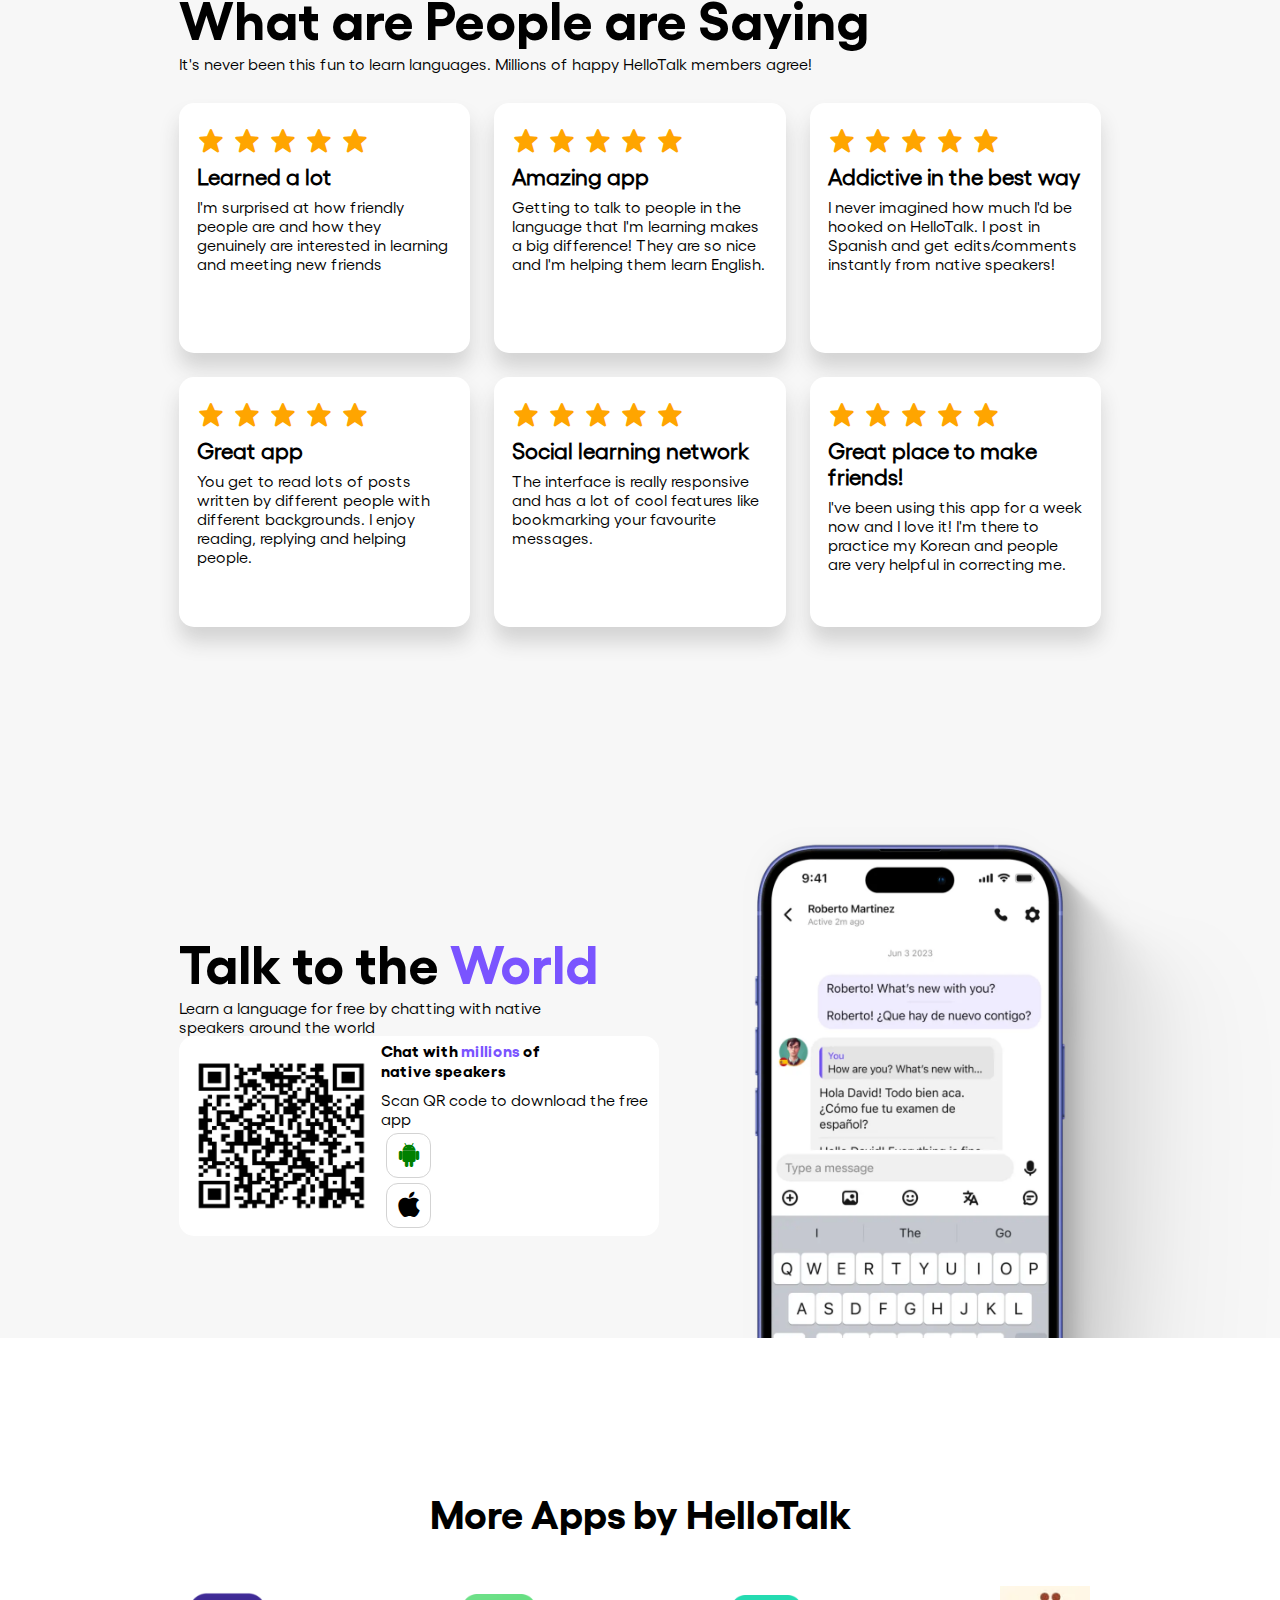
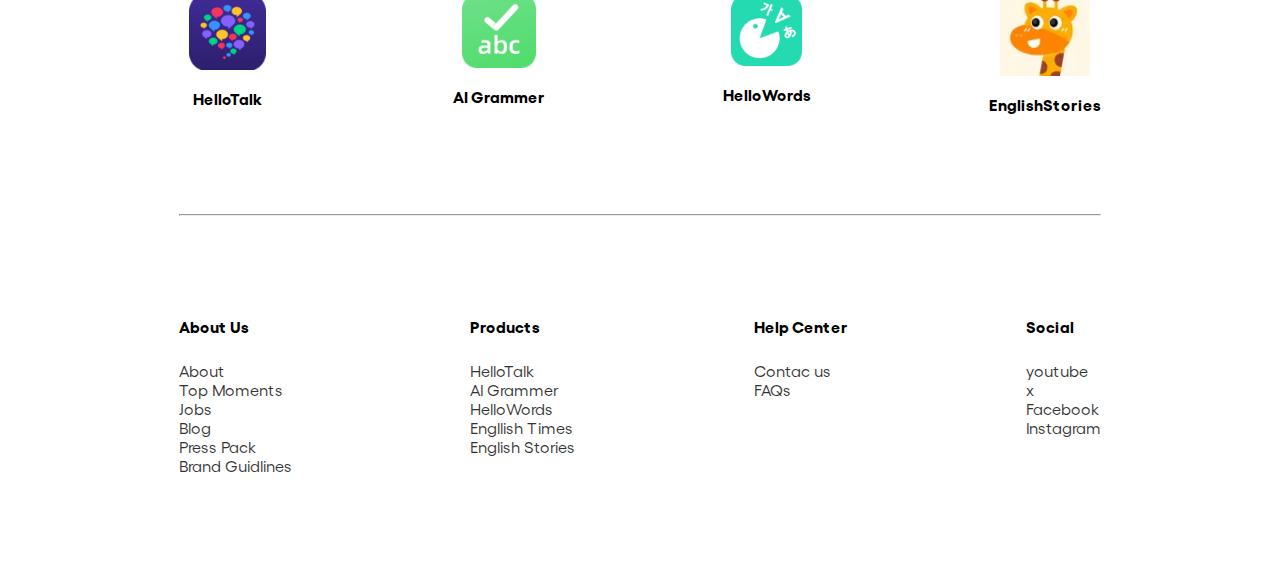
<file: home-page.html>
<!DOCTYPE html>
<html lang="en">
  <head>
    <meta charset="UTF-8" />
    <meta name="viewport" content="width=device-width, initial-scale=1.0" />
    <link
      href="https://unpkg.com/boxicons@2.1.4/css/boxicons.min.css"
      rel="stylesheet"
    />
    <link rel="stylesheet" href="/css/style.css" />

    <title>Home-page</title>
  </head>
  <body>
    <header>
      <!-- Start navbar -->
      <nav>
        <a href="#"><img src="/assets/assets_logo" alt="" /></a>
        <ul>
          <li class="menu-items">
            <a href="#">About</a>
          </li>
          <li class="menu-items"><a href="/pages/second-page.html
            ">HelloTalkWeb</a></li>
          <li class="menu-items">
            <a href="#">English<i class="bx bxs-chevron-down"></i></a>
            <ul class="sub-menu-language">
              <li><a href="#">English</a></li>
              <li><a href="#">简体中文</a></li>
              <li><a href="#">繁體中文</a></li>
              <li><a href="#">Español</a></li>
              <li><a href="#">العربية</a></li>
              <li><a href="#">Français</a></li>
              <li><a href="#">Deutsch</a></li>
              <li><a href="#">日本語</a></li>
              <li><a href="#">Русский</a></li>
              <li><a href="#">Tiếng Việt</a></li>
              <li><a href="#">简体中文</a></li>
              <li><a href="#">繁體中文</a></li>
              <li><a href="#">Español</a></li>
            </ul>
          </li>
        </ul>
        <div><a href="#">Get Started</a></div>
      </nav>
      <!-- End navbar -->
      <!-- Start banner -->
      <section class="banner">
        <div class="banner-items">
          <h2>Talk to the <br /><span>World</span></h2>
          <p>
            Learn a language for free by chatting with native <br />
            speakers around the world
          </p>
          <div class="QRcard">
            <div class="before-hover">
              <a href="#" class="hover0">Get Started Now</a>
            </div>

            <div class="after-hover">
              <img src="/assets/assets_qr.png" alt="" />
              <div>
                <h2>
                  Chat with <span>millions</span> of <br />
                  native speakers
                </h2>
                <br />
                <p>
                  Scan QR code to download the free <br />
                  app
                </p>

                <i class="bx bxl-android android"></i
                ><i class="bx bxl-apple"></i>
              </div>
            </div>
          </div>
        </div>

        <img
          src="/assets/assets_3512af747f4c4611bb1ad1bd0f2c1a3c_766eea79a29e4e4e8da69107cea40268.webp"
          alt=""
        />
      </section>
      <!-- End banner -->
    </header>
    <main>
      <!-- Start countries -->
      <section class="countries">
        <div class="country-numbers">
          <div class="country-numbers-item1">
            <h4>60M+</h4>
            <p>Global Users</p>
          </div>
          <div class="country-numbers-item2">
            <h4>200+</h4>
            <p>Countries/Regions</p>
          </div>
          <div class="country-numbers-item3">
            <h4>180+</h4>
            <p>Languages Supported</p>
          </div>
        </div>
        <div class="flags">
          <i class="bx bx-chevron-left"></i>
          <div class="flags-items">
            <img src="/assets/flags/china.png" alt="" />
            <p>China</p>
          </div>
          <div class="flags-items">
            <img src="/assets/flags/france.png" alt="" />
            <p>France</p>
          </div>
          <div class="flags-items">
            <img src="/assets/flags/germany.png" alt="" />
            <p>Germany</p>
          </div>
          <div class="flags-items">
            <img src="/assets/flags/united-kingdom.png" alt="" />
            <p>English</p>
          </div>
          <div class="flags-items">
            <img src="/assets/flags/japan.png" alt="" />
            <p>Japan</p>
          </div>
          <div class="flags-items">
            <img src="/assets/flags/spain.png" alt="" />
            <p>Spain</p>
          </div>
          <i class="bx bx-chevron-right"></i>
        </div>
      </section>
      <!-- End countries -->
      <!-- Start text... -->
      <section class="text-language-exchange">
        <h3>
          The <span>Global</span> Language and Cultural <br />
          Exchange
        </h3>
        <p>Learn a language, explore new cultures, and make friends abroad</p>
      </section>
      <section class="language-exchange">
        <div class="language-exchange-item1">
          <h6>LNGUAGE EXCHANGE</h6>
          <h2>
            <span>Mutally</span> Beneficial <br />
            Learning
          </h2>
          <p>
            Native speakers teach you their language, while you teach <br />
            them yours. It’s that simple! <br /><br />
            Built-in aids for translation, pronunciation, transliteration, and
            <br />
            corrections make conversations run smoothly.
          </p>
        </div>
        <div class="language-exchange-item2">
          <img
            src="/assets/assets_3512af747f4c4611bb1ad1bd0f2c1a3c_d9e57c492dfd4c8ba96d66af80763bd5.webp"
            alt=""
          />
        </div>
      </section>
      <section class="text-voice-video">
        <div>
          <img
            src="/assets/assets_3512af747f4c4611bb1ad1bd0f2c1a3c_b03a8d8bf4ca4159a3fa57634425ff8e.webp"
            alt=""
          />
        </div>
        <div class="text-voice-video-items">
          <h6>TEXT, VOICE, VIDEO, & MORE</h6>
          <h2><span>Connect</span>Your Way</h2>
          <p>
            Meet and chat with locals through text, voice and video calls,<br />
            Voicerooms, and Livestreams. <br /><br />
            Choose the method you’re most comfortable with!
          </p>
        </div>
      </section>
      <!-- End text... -->
      <!-- Start moments -->
      <section class="moments">
        <div class="moment-items">
          <h6>MOMENTS</h6>
          <h2>A World of <span>Moments </span></h2>
          <p>
            What if you could connect with all native speakers of a language at
            the click of a button? Moments posts allow you to do just that.
            <br /><br />
            Share an update or ask a question about language, culture, or travel
            for <br />
            native speakers to see and comment on.
          </p>
        </div>
        <div>
          <img
            src="/assets/assets_3512af747f4c4611bb1ad1bd0f2c1a3c_95f8628b2b4e45fd9855ce9c6028a97f.webp"
            alt=""
          />
        </div>
      </section>
      <!-- End moments -->
      <!-- Start new -->
      <section class="new">
        <div>
          <img
            src="/assets/assets_3512af747f4c4611bb1ad1bd0f2c1a3c_616edb6282f04a8a88d05563c556a7b2.webp"
            alt=""
          />
        </div>
        <div class="new-items">
          <h6>NEW</h6>
          <h2>Express Yourself in <br /><span>Voicerooms</span></h2>
          <p>
            Discuss interesting topics and meet HelloTalkers in the community.
            Practice your speaking and listening skills in Voiceroom's
            supportive and casual space. <br /><br />
            Set the languages you want to practice, pick a topic, and start your
            very own <br />
            Voiceroom that other community members can join for free!
          </p>
        </div>
      </section>
      <!-- end new -->
      <!-- start search the world -->
      <section class="search-the-world">
        <div class="search-the-world-items">
          <div class="search-the-world-text">
            <h2><span>Search</span> the World</h2>
            <p>
              Search for language partners by native language, city, and more
            </p>
          </div>
          <div class="search-the-world-images">
            <div class="search-the-world-images-line1">
              <ul class="search-the-world-images-ul1">
                <li class="stw-card">
                  <img src="/assets/es.c7aaf789.png" alt="" />
                  <h5>hello</h5>
                  <img
                    src="/assets/flags/united-kingdom.png"
                    class="stwflag"
                    alt=""
                  />
                </li>
                <li class="stw-card">
                  <img src="/assets/us.5a1783c1.png" alt="" />
                  <h5>hola</h5>
                  <img src="/assets/flags/spain.png" class="stwflag" alt="" />
                </li>
                <li class="stw-card">
                  <img src="/assets/de.7f30c130.png" alt="" />
                  <h5>hallo</h5>
                  <img src="/assets/flags/germany.png" class="stwflag" alt="" />
                </li>
                <li class="stw-card">
                  <img src="/assets/fr.france2.png" alt="" />
                  <h5>bonjor</h5>
                  <img src="/assets/flags/france.png" class="stwflag" alt="" />
                </li>
                <li class="stw-card">
                  <img src="/assets/jp.91fb8edb.png" alt="" />
                  <h5>こんに</h5>
                  <img src="/assets/flags/japan.png" class="stwflag" alt="" />
                </li>
                <li class="stw-card">
                  <img src="/assets/cn.e3b91ca2.jpeg" alt="" />
                  <h5>你好!</h5>
                  <img src="/assets/flags/china.png" class="stwflag" alt="" />
                </li>
              </ul>
            </div>
            <div class="search-the-world-images-line2">
              <ul class="search-the-world-images-ul2">
                <li class="stw-card">
                  <img src="/assets/es2.538ff226.png" alt="" />
                  <h5>hello</h5>
                  <img
                    src="/assets/flags/united-kingdom.png"
                    class="stwflag"
                    alt=""
                  />
                </li>
                <li class="stw-card">
                  <img src="/assets/ru.a7530c28.png" alt="" />
                  <h5>hola</h5>
                  <img src="/assets/flags/spain.png" class="stwflag" alt="" />
                </li>
                <li class="stw-card">
                  <img src="/assets/de2.673e1716.png" alt="" />
                  <h5>hallo</h5>
                  <img src="/assets/flags/germany.png" class="stwflag" alt="" />
                </li>
                <li class="stw-card">
                  <img src="/assets/fr2.france1.png" alt="" />
                  <h5>bonjour</h5>
                  <img src="/assets/flags/france.png" class="stwflag" alt="" />
                </li>
                <li class="stw-card">
                  <img src="/assets/jp2.china.png" alt="" />
                  <h5>こんに</h5>
                  <img src="/assets/flags/japan.png" class="stwflag" alt="" />
                </li>
                <li class="stw-card">
                  <img src="/assets/cn2.c3aa09ae.png" alt="" />
                  <h5>你好!</h5>
                  <img src="/assets/flags/china.png" class="stwflag" alt="" />
                </li>
              </ul>
            </div>
          </div>
        </div>
      </section>
      <!-- End search the world -->
      <!-- Start language partner -->
      <section class="language-partner">
        <div class="text-lg">
          <h2>Find the Perfect Language Partner</h2>
          <p>
            Whether it's the other side of the world or across town, HelloTalk
            helps you communicate with language partners near and far
          </p>
        </div>
        <div class="language-items">
          <img class="lp-bg" src="/assets/us.5a1783c1.png" alt="" />
          <img class="lp-flag" src="/assets/flags/united-kingdom.png" alt="" />
          <p>Elias</p>
          <div class="language-box"></div>
          <div class="lg-hover"><span>Chat</span></div>
        </div>
        <div class="language-items">
          <img class="lp-bg" src="/assets/us.5a1783c1.png" alt="" />
          <img class="lp-flag" src="/assets/flags/united-kingdom.png" alt="" />
          <p>Elias</p>
          <div class="language-box"></div>
          <div class="lg-hover"><span>Chat</span></div>
        </div>
        <div class="language-items">
          <img class="lp-bg" src="/assets/us.5a1783c1.png" alt="" />
          <img class="lp-flag" src="/assets/flags/united-kingdom.png" alt="" />
          <p>Elias</p>
          <div class="language-box"></div>
          <div class="lg-hover"><span>Chat</span></div>
        </div>
        <div class="language-items">
          <img class="lp-bg" src="/assets/us.5a1783c1.png" alt="" />
          <img class="lp-flag" src="/assets/flags/united-kingdom.png" alt="" />
          <p>Elias</p>
          <div class="language-box"></div>
          <div class="lg-hover"><span>Chat</span></div>
        </div>
        <div class="language-items">
          <img class="lp-bg" src="/assets/us.5a1783c1.png" alt="" />
          <img class="lp-flag" src="/assets/flags/united-kingdom.png" alt="" />
          <p>Elias</p>
          <div class="language-box"></div>
          <div class="lg-hover"><span>Chat</span></div>
        </div>
        <div class="language-items">
          <img class="lp-bg" src="/assets/us.5a1783c1.png" alt="" />
          <img class="lp-flag" src="/assets/flags/united-kingdom.png" alt="" />
          <p>Elias</p>
          <div class="language-box"></div>
          <div class="lg-hover"><span>Chat</span></div>
        
      </section>
      <!-- End language partner -->
      <!-- Start browse partner -->
      <section class="browse-partner">
        <h2>Browse Partners by Target Language</h2>
        <div class="browse-partner-items">
          <ul>
            <li>English Language Exchange</li>
            <li>Japanese Language Exchange</li>
            <li>German Language Exchange</li>
            <li>Portugese Language Exchange</li>
          </ul>
          <ul>
            <li>Korean Language Exchange</li>
            <li>Spanish Language Exchange</li>
            <li>Italian Language Exchange</li>
            <li>Turkish Language Exchange</li>
          </ul>
          <ul>
            <li>Chinese Language Exchange</li>
            <li>French Language Exchange</li>
            <li>Russian Language Exchange</li>
            <li>More...</li>
          </ul>
        </div>
      </section>
      <!-- End browse partner -->
      <!-- Start Commnets -->
      <section class="Comments">
        <h2>What are People are Saying</h2>
        <p>
          It's never been this fun to learn languages. Millions of happy
          HelloTalk members agree!
        </p>
        <div class="comment-boxes">
          <div class="comment-items">
            <div>
              <i class="bx bxs-star"></i><i class="bx bxs-star"></i
              ><i class="bx bxs-star"></i><i class="bx bxs-star"></i
              ><i class="bx bxs-star"></i>
              <h5>Learned a lot</h5>
              <p>
                I'm surprised at how friendly people are and how they genuinely
                are interested in learning and meeting new friends
              </p>
            </div>
          </div>
          <div class="comment-items">
            <div>
              <i class="bx bxs-star"></i><i class="bx bxs-star"></i
              ><i class="bx bxs-star"></i><i class="bx bxs-star"></i
              ><i class="bx bxs-star"></i>
              <h5>Amazing app</h5>
              <p>
                Getting to talk to people in the language that I'm learning
                makes a big difference! They are so nice and I'm helping them
                learn English.
              </p>
            </div>
          </div>
          <div class="comment-items">
            <div>
              <i class="bx bxs-star"></i><i class="bx bxs-star"></i
              ><i class="bx bxs-star"></i><i class="bx bxs-star"></i
              ><i class="bx bxs-star"></i>
              <h5>Addictive in the best way</h5>
              <p>
                I never imagined how much I'd be hooked on HelloTalk. I post in
                Spanish and get edits/comments instantly from native speakers!
              </p>
            </div>
          </div>
          <div class="comment-items">
            <div>
              <i class="bx bxs-star"></i><i class="bx bxs-star"></i
              ><i class="bx bxs-star"></i><i class="bx bxs-star"></i
              ><i class="bx bxs-star"></i>
              <h5>Great app</h5>
              <p>
                You get to read lots of posts written by different people with
                different backgrounds. I enjoy reading, replying and helping
                people.
              </p>
            </div>
          </div>
          <div class="comment-items">
            <div>
              <i class="bx bxs-star"></i><i class="bx bxs-star"></i
              ><i class="bx bxs-star"></i><i class="bx bxs-star"></i
              ><i class="bx bxs-star"></i>
              <h5>Social learning network</h5>
              <p>
                The interface is really responsive and has a lot of cool
                features like bookmarking your favourite messages.
              </p>
            </div>
          </div>
          <div class="comment-items">
            <div>
              <i class="bx bxs-star"></i><i class="bx bxs-star"></i
              ><i class="bx bxs-star"></i><i class="bx bxs-star"></i
              ><i class="bx bxs-star"></i>
              <h5>Great place to make friends!</h5>
              <p>
                I've been using this app for a week now and I love it! I'm there
                to practice my Korean and people are very helpful in correcting
                me.
              </p>
            </div>
          </div>
        </div>
      </section>
      <!-- Start talk to world -->
      <section class="talk-to-world">
        <div class="talk-to-world-main">
          <div class="talk-to-world-items">
            <h2>Talk to the <span>World</span></h2>
            <p>
              Learn a language for free by chatting with native <br />
              speakers around the world
            </p>
            <div class="talk-to-world-qr">
              <img src="/assets/assets_qr.png" alt="" />
              <div>
                <h5>
                  Chat with <span>millions</span> of <br />
                  native speakers
                </h5>
                <p>
                  Scan QR code to download the free <br />
                  app
                </p>

                <i class="bx bxl-android android"></i
                ><i class="bx bxl-apple"></i>
              </div>
            </div>
          </div>
          <div class="talk-to-world-items">
            <img src="/assets/assets_3512af747f4c4611btalk.webp" alt="" />
          </div>
        </div>
      </section>
    </main>
    <footer>
      <section class="top-footer">
        <h3>More Apps by HelloTalk</h3>
        <div>
          <div class="top-footer-items">
            <img src="/assets/hllotalk.png" alt="" />
            <p>HelloTalk</p>
          </div>
          <div class="top-footer-items">
            <img src="/assets/aigrmmer.png" alt="" />
            <p>AI Grammer</p>
          </div>
          <div class="top-footer-items">
            <img src="/assets/helllowords.png" alt="" />
            <p>HelloWords</p>
          </div>
          <div class="top-footer-items">
            <img src="/assets/lastone.webp" alt="" />
            <p>EnglishStories</p>
          </div>
        </div>
        <hr />
      </section>
      <section class="main-footer">
        <div>
          <h5>About Us</h5>
          <ul>
            <li>About</li>
            <li>Top Moments</li>
            <li>Jobs</li>
            <li>Blog</li>
            <li>Press Pack</li>
            <li>Brand Guidlines</li>
          </ul>
        </div>
        <div>
          <h5>Products</h5>
          <ul>
            <li>HelloTalk</li>
            <li>AI Grammer</li>
            <li>HelloWords</li>
            <li>Engllish Times</li>
            <li>English Stories</li>
          </ul>
        </div>
        <div>
          <h5>Help Center</h5>
          <ul>
            <li>Contac us</li>
            <li>FAQs</li>
          </ul>
        </div>
        <div>
          <h5>Social</h5>
          <ul>
            <li>youtube</li>
            <li>x</li>
            <li>Facebook</li>
            <li>Instagram</li>
          </ul>
        </div>
      </section>
    </footer>
  </body>
</html>
</file>
<file: css/style.css>
/* Add Font */
@font-face {
  font-family: Roboto;
  src: url("/assets/Fonts/Roboto-Regular.eot") format("eot"),
    url("/assets/Fonts/Roboto-Regular.woff2") format("woff2"),
    url("/assets/Fonts/Roboto-Regular.woff") format("woff"),
    url("/assets/Fonts/Roboto-Regular.ttf") format("ttf");
}
@font-face {
  font-family: gellix;
  src: url(/assets/Fonts/Gellix-Regular.eot) format("eot"),
    url(/assets/Fonts/Gellix-Regular.woff2) format("woff2"),
    url(/assets/Fonts/Gellix-Regular.woff) format("woff"),
    url(/assets/Fonts/Gellix-Regular.ttf) format("ttf");
}
@font-face {
  font-family: boldgellix;
  src: url(/assets/Fonts/Gellix-Bold.eot) format("eot"),
    url(/assets/Fonts/Gellix-Bold.woff2) format("woff2"),
    url(/assets/Fonts/Gellix-Bold.woff) format("woff"),
    url(/assets/Fonts/Gellix-Bold.ttf) format("ttf");
}
/* end Font */

/* Start Normalization */
* {
  margin: 0;
  padding: 0;
  box-sizing: border-box;
  font-family: gellix;
  list-style: none;
  text-decoration: none;
}
:root {
  --bgColor: #fff;
  --textColor: #0a0707;
  --primaryColor: #7a54ff;
  --secondaryColor: #f7f7f7;
  --fontLarge: 64px;
  --fontLarge2: 54px;
  --fontMedium: 40px;
  --fontSmall: 20px;
  --paddingEl: 0 14%;
  --font: gellix;
  --fontBold: boldgellix;
}
body {
  background-color: var(--bgColor);
}
/* End Normalization */

/* Start nav */
nav {
  position: fixed;
  background-color: #fff;
  height: 75px;
  display: flex;
  justify-content: space-between;
  align-items: center;
  text-align: center;
  padding: var(--paddingEl);
  border-bottom: 1px solid var(--secondaryColor);
  z-index: 1001;
  width: 100%;
}
nav > a:first-child {
  margin-right: 500px;
}

nav > ul {
  display: flex;
  gap: 100px;
}
.menu-items {
  position: relative;
}
nav > ul > li > a {
  display: flex;
  color: var(--textColor);
  font-size: 16px;
  font-weight: 600;
}
nav > a > img {
  width: 150px;
  height: 33px;
}
.sub-menu-language {
  width: 200px;
  height: 400px;
  right: 0;
  padding: 40%;
  text-align: center;
  font-weight: 600;
  display: flex;
  align-items: center;
  flex-wrap: wrap;
  justify-content: space-between;
  position: absolute;
  z-index: 1000;
  visibility: hidden;
  background-color: var(--bgColor);
  border: 1px solid var(--secondaryColor);
  opacity: 0;
  transition: all 0.3s ease-in-out;
}
.menu-items > a > i {
  font-weight: 100 !important;
  font-size: 20px;
  transition: all 0.3s ease-in-out;
}
.menu-items:hover i {
  transform: rotatez(180deg);
}
nav > div {
  visibility: hidden;
}
.sub-menu-language > li {
  text-align: center;
}
.sub-menu-language > li > a {
  color: var(--textColor);
}
.menu-items:hover .sub-menu-language {
  visibility: visible;
  opacity: 1;
}
/* End nav */

/* Start banner */
.banner {
  display: flex;
  justify-content: space-between;
  align-items: center;
  padding: 150px 14%;
}

.banner h2 {
  font-family: boldgellix;
  font-size: 80px;
  font-weight: 700;
  margin-bottom: 15px;
}
.banner > div > h2 > span {
  font-family: boldgellix;
  color: var(--primaryColor);
}
.banner p {
  font-size: var(--fontSmall);
  margin-bottom: 50px;
}
.banner-img {
  width: 450px;
  height: 600px;
}
.before-hover {
  position: relative;
  background-color: var(--primaryColor);
  width: 254px;
  height: 56px;
  display: flex;
  padding: 11px;
  border-radius: 30px;
  justify-content: center;
  align-items: center;
  opacity: 1;
  transition: all 0.5s;
}
.before-hover a {
  color: var(--bgColor);
  font-weight: 600;
  font-size: var(--fontSmall);
}
.after-hover {
  overflow: hidden;
  position: absolute;
  display: flex;
  justify-content: space-between;
  align-items: center;
  width: 480px;
  height: 200px;
  background-color: var(--bgColor);
  border-radius: 15px;
  visibility: hidden;
  opacity: 0;
  transition: all 0.5s ease-in-out;
}
.QRcard:hover .after-hover {
  visibility: visible;
  opacity: 1;
}
.QRcard:hover .before-hover {
  visibility: hidden;
  opacity: 0;
}
.after-hover h2 {
  margin-top: 50px;
  font-size: 16px;
  font-family: boldgellix;
}
.after-hover > div > h2 > span {
  color: var(--primaryColor);
  font-family: boldgellix;
}
.after-hover p {
  font-size: 16px;
}
.after-hover img {
  margin-left: 0;
  width: 40%;
  height: 90%;
}
.after-hover i {
  font-size: 32px;
  display: flex;
  justify-content: center;
  align-items: center;
  width: 25px;
  height: 25px;
  border: 1px solid lightgray;
  border-radius: 12px;
  padding: 5%;
  margin: 5px;
}
.android {
  color: green;
}
main {
  background-color: var(--secondaryColor);
}

/* Start countries */
.countries {
  height: 350px;
  padding: var(--paddingEl);
}
.country-numbers {
  display: grid;
  grid-template-columns: repeat(3, 1fr);
  text-align: center;
}
.country-numbers h4 {
  font-family: boldgellix;
  font-size: var(--fontMedium);
  font-weight: 800;
  margin-top: 64px;
}
.country-numbers p {
  opacity: 0.7;
}
.flags {
  margin-top: 64px;
  display: flex;
  flex-direction: row;
  justify-content: center;
  align-items: center;
  gap: 64px;
}
.flags-items img {
  width: 75%;
  height: 75%;
}
.flags i {
  font-size: var(--fontMedium);
}
.flags-items {
  text-align: center;
}
.flags-items p {
  margin-top: 10px;
}
/* End countries  */

/* Start text */
.text-language-exchange {
  height: 350px;
  padding: var(--paddingEl);
}
.text-language-exchange h3 {
  padding-top: 150px;
  text-align: center;
  font-size: var(--fontLarge2);
  font-family: boldgellix;
  font-weight: 600;
}
.text-language-exchange span {
  color: var(--primaryColor);
  font-family: boldgellix;
}
.text-language-exchange p {
  text-align: center;
  font-size: var(--fontSmall);
}
/* End text */

/* start language exchange */
.language-exchange {
  display: grid;
  align-items: center;
  grid-template-columns: repeat(2, 1fr);
  margin-top: 200px;
  padding: var(--paddingEl);
}
.language-exchange h2 {
  font-family: boldgellix;
  font-size: var(--fontLarge2);
  margin-bottom: 5px;
}
.language-exchange-item1 > h2 > span {
  color: var(--primaryColor);
  font-family: boldgellix;
}
.language-exchange-item2 img {
  width: 100%;
  height: 100%;
}
/* End language exchange */

/* Start text,voice... */
.text-voice-video {
  align-items: center;
  display: grid;
  margin-top: 200px;
  grid-template-columns: repeat(2, 1fr);
  padding: var(--paddingEl);
}
.text-voice-video img {
  width: 90%;
  height: 100%;
}
.text-voice-video h2 {
  font-family: boldgellix;
  font-size: var(--fontLarge2);
  margin-bottom: 5px;
}
.text-voice-video-items > h2 > span {
  color: var(--primaryColor);
  font-family: boldgellix;
}
/* End text,voice... */

/* Start moment */
.moments {
  align-items: center;
  display: flex;
  flex-wrap: nowrap;
  overflow: hidden;
  margin-top: 200px;
  margin-left: 14%;
}
.moments img {
  width: 120%;
  height: 120%;
}
.moments h2 {
  font-family: boldgellix;
  font-size: var(--fontLarge2);
  margin-bottom: 5px;
}
.moment-items > h2 > span {
  color: var(--primaryColor);
  font-family: boldgellix;
}
/* End moment */

/* Start new */
.new {
  align-items: center;
  display: grid;
  margin-top: 200px;
  grid-template-columns: repeat(2, 1fr);
  padding: var(--paddingEl);
}
.new-items h6 {
  display: flex;
  align-items: center;
  justify-content: center;
  color: white;
  font-size: var(--fontSmall);
  border-radius: 15px;
  background: var(--primaryColor);
  width: 60px;
  height: 38px;
}
.new h2 {
  font-family: boldgellix;
  font-size: var(--fontLarge2);
  margin-bottom: 5px;
}
.new-items > h2 > span {
  color: var(--primaryColor);
  font-family: boldgellix;
}
.new img {
  width: 70%;
  height: 80%;
}
/* End new */

/* Start search world */
.search-the-world {
  align-items: center;
  display: grid;
  margin-top: 200px;
  grid-template-rows: repeat(2, 1fr);
  padding: var(--paddingEl);
}
.search-the-world-text {
  text-align: center;
  margin-bottom: 100px;
}
.search-the-world-text h2 {
  font-family: boldgellix;
  font-size: var(--fontLarge2);
  margin-bottom: 5px;
}
.search-the-world-text > h2 > span {
  color: var(--primaryColor);
  font-family: boldgellix;
}
.search-the-world-images {
  display: grid;
  grid-template-rows: repeat(2, 1fr);
}
.search-the-world-images-ul2,
.search-the-world-images-ul1 {
  display: grid;
  grid-template-columns: repeat(6, 1fr);
}
.stw-card {
  position: relative;
  display: flex;
  margin-top: 25px;
  width: 200px;
  height: 60px;
}
.stw-card img {
  object-fit: cover;
  object-position: center;
  border-radius: 35px;
}
.stw-card h5 {
  position: absolute;
  top: 5%;
  right: 35%;
  display: flex;
  justify-content: center;
  align-items: center;
  width: 40%;
  height: 50%;
  background-color: var(--bgColor);
  font-size: 20px;
  border-radius: 25px;
  padding: 5%;
}
.stwflag {
  position: absolute;
  display: flex;
  top: 70%;
  left: 0;
  width: 20px;
  height: 20px;
}
/* end search the world */

/* start language partner */
.language-partner {
  padding: var(--paddingEl);
  display: grid;
  grid-template-columns: repeat(3, 1fr);
  grid-template-rows: repeat(2, 1fr);
}
.text-lg {
  grid-column: 1/4;
}
.text-lg h2 {
  font-family: boldgellix;
  font-size: var(--fontLarge2);
}
.language-items:hover {
  filter: brightness(0.7);
}
.language-items:hover .lg-hover {
  visibility: visible;
  opacity: 1;
}
.language-items {
  margin-bottom: 50px;
  display: flex;
  width: 231.2px;
  height: 360px;
  transition: all 0.5s ease-in-out;
}
.lp-bg {
  display: flex;
  position: relative;
  object-fit: cover;
  object-position: center;
  border-radius: 15px;
  width: 100%;
  height: 100%;
}
.lg-hover {
  margin-top: 280px;
  margin-left: 20px;
  display: flex;
  align-items: center;
  justify-content: center;
  position: absolute;
  width: 200px;
  height: 30px;
  border-radius: 15px;
  background-color: var(--primaryColor);
  transition: all 0.5s ease-in-out;
  visibility: hidden;
  opacity: 0;
}
.lg-hover span {
  color: var(--bgColor);
  font-size: var(--fontSmall);
  font-family: boldgellix;
}
.language-items p {
  color: var(--bgColor);
  font-size: var(--fontMedium);
  font-family: boldgellix;
  margin-top: 300px;
  margin-left: 10px;
  position: absolute;
}
.lp-flag {
  border: 1px solid var(--bgColor);
  border-radius: 25px;
  margin-top: 5px;
  margin-left: 5px;
  width: 40px;
  height: 40px;
  position: absolute;
}

/*Start browse partner */
.browse-partner {
  margin-top: 150px;
  margin-bottom: 150px;
  padding: var(--paddingEl);
  display: grid;
  grid-template-rows: repeat(2, 1fr);
}
.browse-partner h2 {
  font-family: boldgellix;
  font-size: var(--fontLarge2);
  margin-bottom: 5px;
}
.browse-partner-items {
  display: flex;
  gap: 150px;
}
/* End brwose partner */

/* Start comments */
.Comments {
  padding: var(--paddingEl);
}
.Comments h2 {
  font-family: boldgellix;
  font-size: var(--fontLarge2);
  margin-bottom: 5px;
}
.Comments p {
  margin-bottom: 30px;
}
.comment-boxes {
  display: grid;
  grid-template-columns: repeat(3, 1fr);
  grid-template-rows: repeat(2, 1fr);
  gap: 24px;
}
.comment-items {
  background: var(--bgColor);
  padding: 24px 18px;
  border-radius: 15px;
  box-shadow: 0 15px 20px lightgray;
}
.comment-items h5 {
  font-size: 22px;
  margin-bottom: 8px;
}
.comment-items > div > i {
  font-size: 28px;
  margin-bottom: 8px;
  color: orange;
  letter-spacing: 8px;
}
/* End comments */

/* Start talk to world */
.talk-to-world-main {
  margin-top: 200px;
  display: flex;
  flex-direction: row;
  align-items: center;
  padding: var(--paddingEl);
}
.talk-to-world-items {
  display: flex;
  flex-direction: column;
}
.talk-to-world-items h2 {
  font-family: boldgellix;
  font-size: var(--fontLarge2);
  margin-bottom: 5px;
}
.talk-to-world-items > h2 > span {
  color: var(--primaryColor);
  font-family: boldgellix;
}
.talk-to-world-items img {
  margin-left: 84px;
  width: 120%;
  height: 140%;
}
.talk-to-world-qr {
  overflow: hidden;
  display: flex;
  justify-content: space-between;
  align-items: center;
  width: 480px;
  height: 200px;
  background-color: var(--bgColor);
  border-radius: 15px;
  padding: 11px;
}
.talk-to-world-qr h5 {
  font-size: 16px;
  font-family: boldgellix;
}
.talk-to-world-qr > div > h5 > span {
  color: var(--primaryColor);
  font-family: boldgellix;
  margin-top: 5px;
}
.talk-to-world-qr p {
  margin-top: 10px;
  font-size: 16px;
}
.talk-to-world-qr img {
  margin-left: 0;
  width: 40%;
  height: 90%;
}
.talk-to-world-qr i {
  font-size: 32px;
  display: flex;
  justify-content: center;
  align-items: center;
  width: 25px;
  height: 25px;
  border: 1px solid lightgray;
  border-radius: 12px;
  padding: 8%;
  margin: 5px;
}

/* Start topfooter */
.top-footer {
  padding: var(--paddingEl);
  text-align: center;
}
.top-footer h3 {
  font-family: boldgellix;
  font-size: var(--fontMedium);
  margin-bottom: 50px;
  margin-top: 150px;
}
.top-footer > div {
  display: flex;
  flex-direction: row;
  justify-content: space-between;
  align-items: center;
}
.top-footer-items p {
  font-family: boldgellix;
  margin-top: 15px;
  margin-bottom: 100px;
}
.top-footer-items img {
  width: 80%;
  height: 80%;
}
/* End topfooter */

/* Start mainfooter */
.main-footer {
  padding: var(--paddingEl);
  display: flex;
  justify-content: space-between;
  margin-top: 100px;
  margin-bottom: 100px;
}
.main-footer h5 {
  font-family: boldgellix;
  font-size: var(--font);
  margin-bottom: 25px;
}
.main-footer li {
  opacity: 0.8;
}
/* End mainfooter */

/* ================================================ */
/* RESPONSIVE MEDIA QUERIES */
/* ================================================ */

/* Tablet Landscape - 1024px and below */
@media screen and (max-width: 1024px) {
  :root {
    --fontLarge: 56px;
    --fontLarge2: 48px;
    --fontMedium: 36px;
    --fontSmall: 18px;
    --paddingEl: 0 8%;
  }

  nav > a:first-child {
    margin-right: 200px;
  }

  nav > ul {
    gap: 50px;
  }

  .banner {
    padding: 120px 8%;
    flex-direction: column;
    text-align: center;
  }

  .banner h2 {
    font-size: 60px;
  }

  .banner-img {
    width: 350px;
    height: 480px;
    margin-top: 30px;
  }

  .after-hover,
  .talk-to-world-qr {
    width: 400px;
    height: 180px;
  }

  .search-the-world-images-ul1,
  .search-the-world-images-ul2 {
    grid-template-columns: repeat(4, 1fr);
  }

  .language-partner {
    grid-template-columns: repeat(2, 1fr);
  }

  .comment-boxes {
    grid-template-columns: repeat(2, 1fr);
  }
}

/* Tablet Portrait - 768px and below */
@media screen and (max-width: 768px) {
  :root {
    --fontLarge: 48px;
    --fontLarge2: 40px;
    --fontMedium: 28px;
    --fontSmall: 16px;
    --paddingEl: 0 6%;
  }

  nav {
    height: 60px;
    flex-direction: column;
    padding: 10px 6%;
  }

  nav > a:first-child {
    margin-right: 0;
    margin-bottom: 10px;
  }

  nav > ul {
    gap: 30px;
    flex-wrap: wrap;
    justify-content: center;
  }

  nav > a > img {
    width: 120px;
    height: 26px;
  }

  .banner {
    padding: 100px 6%;
  }

  .banner h2 {
    font-size: 42px;
  }

  .banner-img {
    width: 300px;
    height: 400px;
  }

  .before-hover {
    width: 220px;
    height: 50px;
  }

  .after-hover,
  .talk-to-world-qr {
    width: 320px;
    height: 160px;
  }

  .countries {
    height: auto;
    padding: 50px 6%;
  }

  .flags {
    gap: 30px;
    flex-wrap: wrap;
  }

  .language-exchange,
  .text-voice-video,
  .new {
    grid-template-columns: 1fr;
    gap: 40px;
    text-align: center;
  }

  .language-exchange-item2 img,
  .text-voice-video img,
  .new img {
    margin-top: 30px;
  }

  .moments {
    margin-left: 6%;
    flex-direction: column;
    text-align: center;
  }

  .search-the-world-images-ul1,
  .search-the-world-images-ul2 {
    grid-template-columns: repeat(3, 1fr);
  }

  .stw-card {
    width: 150px;
    height: 50px;
  }

  .language-partner {
    grid-template-columns: repeat(2, 1fr);
  }

  .language-items {
    width: 180px;
    height: 280px;
  }

  .browse-partner-items {
    gap: 50px;
    flex-wrap: wrap;
    justify-content: center;
  }

  .comment-boxes {
    grid-template-columns: 1fr;
  }

  .talk-to-world-main {
    flex-direction: column;
    text-align: center;
  }

  .talk-to-world-items img {
    margin-left: 0;
    width: 100%;
    height: auto;
    margin-top: 30px;
  }

  .top-footer > div {
    flex-direction: column;
    gap: 30px;
  }

  .main-footer {
    flex-direction: column;
    gap: 40px;
    text-align: center;
  }
}

/* Mobile Large - 480px and below */
@media screen and (max-width: 480px) {
  :root {
    --fontLarge: 36px;
    --fontLarge2: 32px;
    --fontMedium: 24px;
    --fontSmall: 14px;
    --paddingEl: 0 4%;
  }

  nav {
    height: auto;
    padding: 15px 4%;
  }

  nav > ul {
    gap: 20px;
  }

  nav > ul > li > a {
    font-size: 14px;
  }

  .banner {
    padding: 80px 4%;
  }

  .banner h2 {
    font-size: 32px;
  }

  .banner p {
    font-size: 14px;
  }

  .banner-img {
    width: 250px;
    height: 330px;
  }

  .before-hover {
    width: 200px;
    height: 45px;
  }

  .before-hover a {
    font-size: 14px;
  }

  .after-hover,
  .talk-to-world-qr {
    width: 280px;
    height: 140px;
  }

  .country-numbers {
    grid-template-columns: 1fr;
    gap: 30px;
  }

  .flags {
    gap: 20px;
    flex-direction: column;
  }

  .text-language-exchange h3 {
    padding-top: 80px;
  }

  .language-exchange,
  .text-voice-video,
  .new {
    margin-top: 100px;
  }

  .moments {
    margin-top: 100px;
  }

  .search-the-world {
    margin-top: 100px;
  }

  .search-the-world-images-ul1,
  .search-the-world-images-ul2 {
    grid-template-columns: repeat(2, 1fr);
  }

  .stw-card {
    width: 120px;
    height: 40px;
  }

  .stw-card h5 {
    font-size: 16px;
  }

  .language-partner {
    grid-template-columns: 1fr;
    justify-items: center;
  }

  .language-items {
    width: 200px;
    height: 300px;
  }

  .browse-partner {
    margin-top: 80px;
    margin-bottom: 80px;
  }

  .browse-partner-items {
    gap: 30px;
    flex-direction: column;
    align-items: center;
  }

  .talk-to-world-main {
    margin-top: 100px;
  }

  .top-footer h3 {
    margin-top: 80px;
  }
}

/* Mobile Small - 344px and below */
@media screen and (max-width: 344px) {
  :root {
    --fontLarge: 28px;
    --fontLarge2: 24px;
    --fontMedium: 20px;
    --fontSmall: 12px;
    --paddingEl: 0 3%;
  }

  nav {
    padding: 10px 3%;
    height: auto;
  }

  nav > ul {
    flex-direction: column;
    gap: 10px;
  }

  nav > ul > li > a {
    font-size: 12px;
  }

  nav > a > img {
    width: 100px;
    height: 22px;
  }

  .sub-menu-language {
    width: 150px;
    height: 300px;
  }

  .banner {
    padding: 60px 3%;
  }

  .banner h2 {
    font-size: 24px;
    line-height: 1.2;
  }

  .banner p {
    font-size: 12px;
    margin-bottom: 30px;
  }

  .banner-img {
    width: 200px;
    height: 280px;
  }

  .before-hover {
    width: 180px;
    height: 40px;
  }

  .before-hover a {
    font-size: 12px;
  }

  .after-hover,
  .talk-to-world-qr {
    width: 250px;
  }
}
</file>
